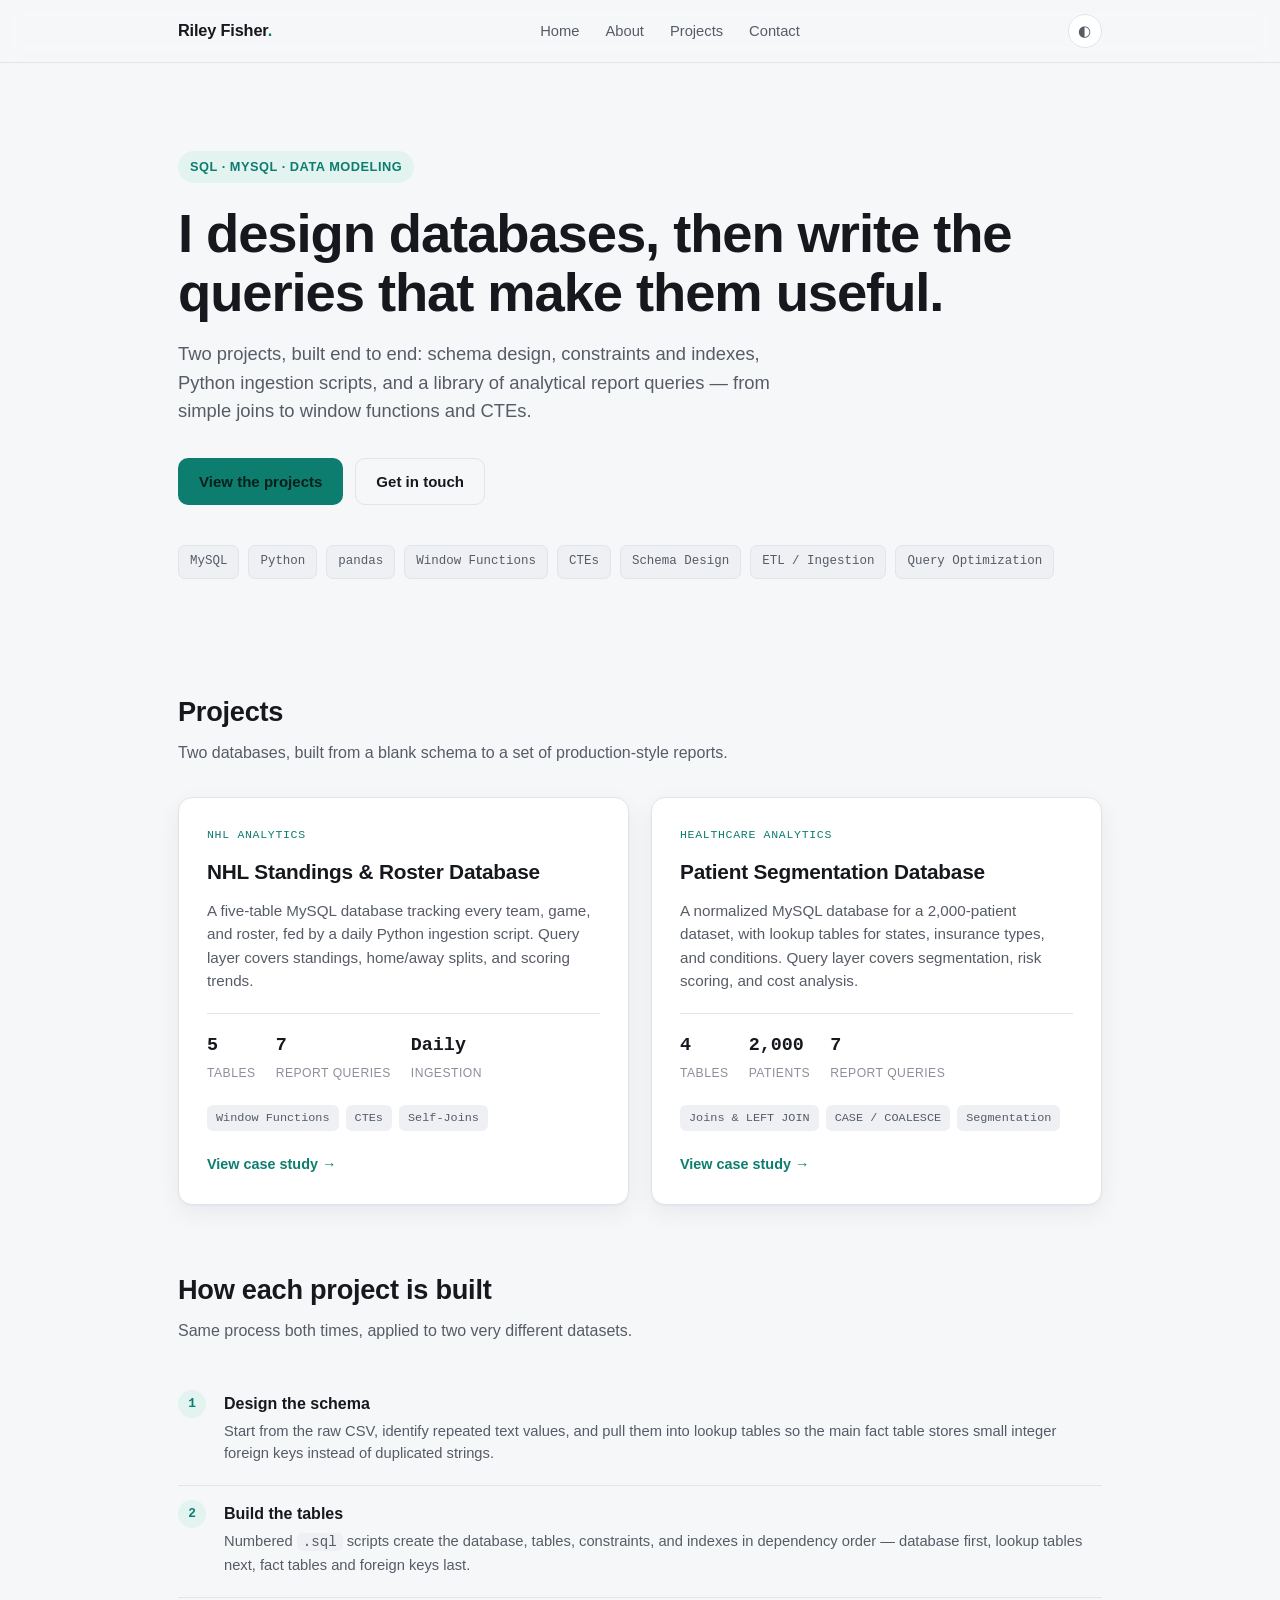
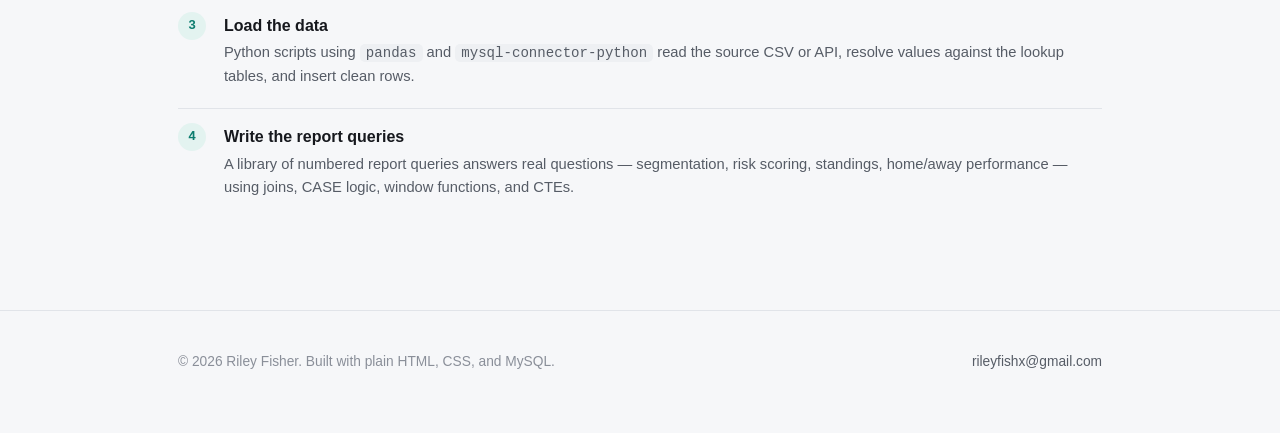
<file: docs/index.html>
<!doctype html>
<html lang="en">
<head>
<meta charset="utf-8">
<meta name="viewport" content="width=device-width, initial-scale=1">
<title>Riley Fisher — SQL &amp; Data Portfolio</title>
<meta name="description" content="SQL database design and analytics portfolio: two databases built from scratch, seeded with Python, and queried with joins, window functions, and CTEs.">
<link rel="stylesheet" href="assets/styles.css">
</head>
<body>

<nav class="site-nav">
  <div class="wrap">
    <a class="brand" href="index.html">Riley Fisher<span>.</span></a>
    <ul class="nav-links">
      <li><a href="index.html">Home</a></li>
      <li><a href="about.html">About</a></li>
      <li><a href="#projects">Projects</a></li>
      <li><a href="contact.html">Contact</a></li>
    </ul>
    <button class="theme-toggle" data-theme-toggle aria-label="Toggle color theme">◐</button>
  </div>
</nav>

<header class="hero">
  <div class="wrap">
    <span class="eyebrow">SQL &middot; MySQL &middot; Data Modeling</span>
    <h1>I design databases, then write the queries that make them useful.</h1>
    <p class="lede">
      Two projects, built end to end: schema design, constraints and indexes,
      Python ingestion scripts, and a library of analytical report queries —
      from simple joins to window functions and CTEs.
    </p>
    <div class="btn-row">
      <a class="btn btn-primary" href="#projects">View the projects</a>
      <a class="btn btn-ghost" href="mailto:rileyfishx@gmail.com">Get in touch</a>
    </div>
    <div class="pill-row">
      <span class="pill">MySQL</span>
      <span class="pill">Python</span>
      <span class="pill">pandas</span>
      <span class="pill">Window Functions</span>
      <span class="pill">CTEs</span>
      <span class="pill">Schema Design</span>
      <span class="pill">ETL / Ingestion</span>
      <span class="pill">Query Optimization</span>
    </div>
  </div>
</header>

<section class="section" id="projects">
  <div class="wrap">
    <div class="section-head">
      <h2>Projects</h2>
      <p>Two databases, built from a blank schema to a set of production-style reports.</p>
    </div>
    <div class="project-grid">

      <a class="card" href="nhl.html">
        <span class="card-tag">NHL Analytics</span>
        <h3>NHL Standings &amp; Roster Database</h3>
        <p>
          A five-table MySQL database tracking every team, game, and roster,
          fed by a daily Python ingestion script. Query layer covers
          standings, home/away splits, and scoring trends.
        </p>
        <div class="stat-row">
          <div class="stat"><b>5</b><span>Tables</span></div>
          <div class="stat"><b>7</b><span>Report Queries</span></div>
          <div class="stat"><b>Daily</b><span>Ingestion</span></div>
        </div>
        <div class="tag-row">
          <span class="tag">Window Functions</span>
          <span class="tag">CTEs</span>
          <span class="tag">Self-Joins</span>
        </div>
        <span class="card-cta">View case study →</span>
      </a>

      <a class="card" href="healthcare.html">
        <span class="card-tag">Healthcare Analytics</span>
        <h3>Patient Segmentation Database</h3>
        <p>
          A normalized MySQL database for a 2,000-patient dataset, with
          lookup tables for states, insurance types, and conditions.
          Query layer covers segmentation, risk scoring, and cost analysis.
        </p>
        <div class="stat-row">
          <div class="stat"><b>4</b><span>Tables</span></div>
          <div class="stat"><b>2,000</b><span>Patients</span></div>
          <div class="stat"><b>7</b><span>Report Queries</span></div>
        </div>
        <div class="tag-row">
          <span class="tag">Joins &amp; LEFT JOIN</span>
          <span class="tag">CASE / COALESCE</span>
          <span class="tag">Segmentation</span>
        </div>
        <span class="card-cta">View case study →</span>
      </a>

    </div>

    <div class="section-head" style="margin-top:64px;">
      <h2>How each project is built</h2>
      <p>Same process both times, applied to two very different datasets.</p>
    </div>
    <ul class="step-list">
      <li>
        <b>Design the schema</b>
        <p>Start from the raw CSV, identify repeated text values, and pull them into lookup tables so the main fact table stores small integer foreign keys instead of duplicated strings.</p>
      </li>
      <li>
        <b>Build the tables</b>
        <p>Numbered <code>.sql</code> scripts create the database, tables, constraints, and indexes in dependency order — database first, lookup tables next, fact tables and foreign keys last.</p>
      </li>
      <li>
        <b>Load the data</b>
        <p>Python scripts using <code>pandas</code> and <code>mysql-connector-python</code> read the source CSV or API, resolve values against the lookup tables, and insert clean rows.</p>
      </li>
      <li>
        <b>Write the report queries</b>
        <p>A library of numbered report queries answers real questions — segmentation, risk scoring, standings, home/away performance — using joins, CASE logic, window functions, and CTEs.</p>
      </li>
    </ul>
  </div>
</section>

<footer>
  <div class="wrap">
    <p>© 2026 Riley Fisher. Built with plain HTML, CSS, and MySQL.</p>
    <div class="foot-links">
      <a href="mailto:rileyfishx@gmail.com">rileyfishx@gmail.com</a>
    </div>
  </div>
</footer>

<script src="assets/script.js"></script>
</body>
</html>
</file>
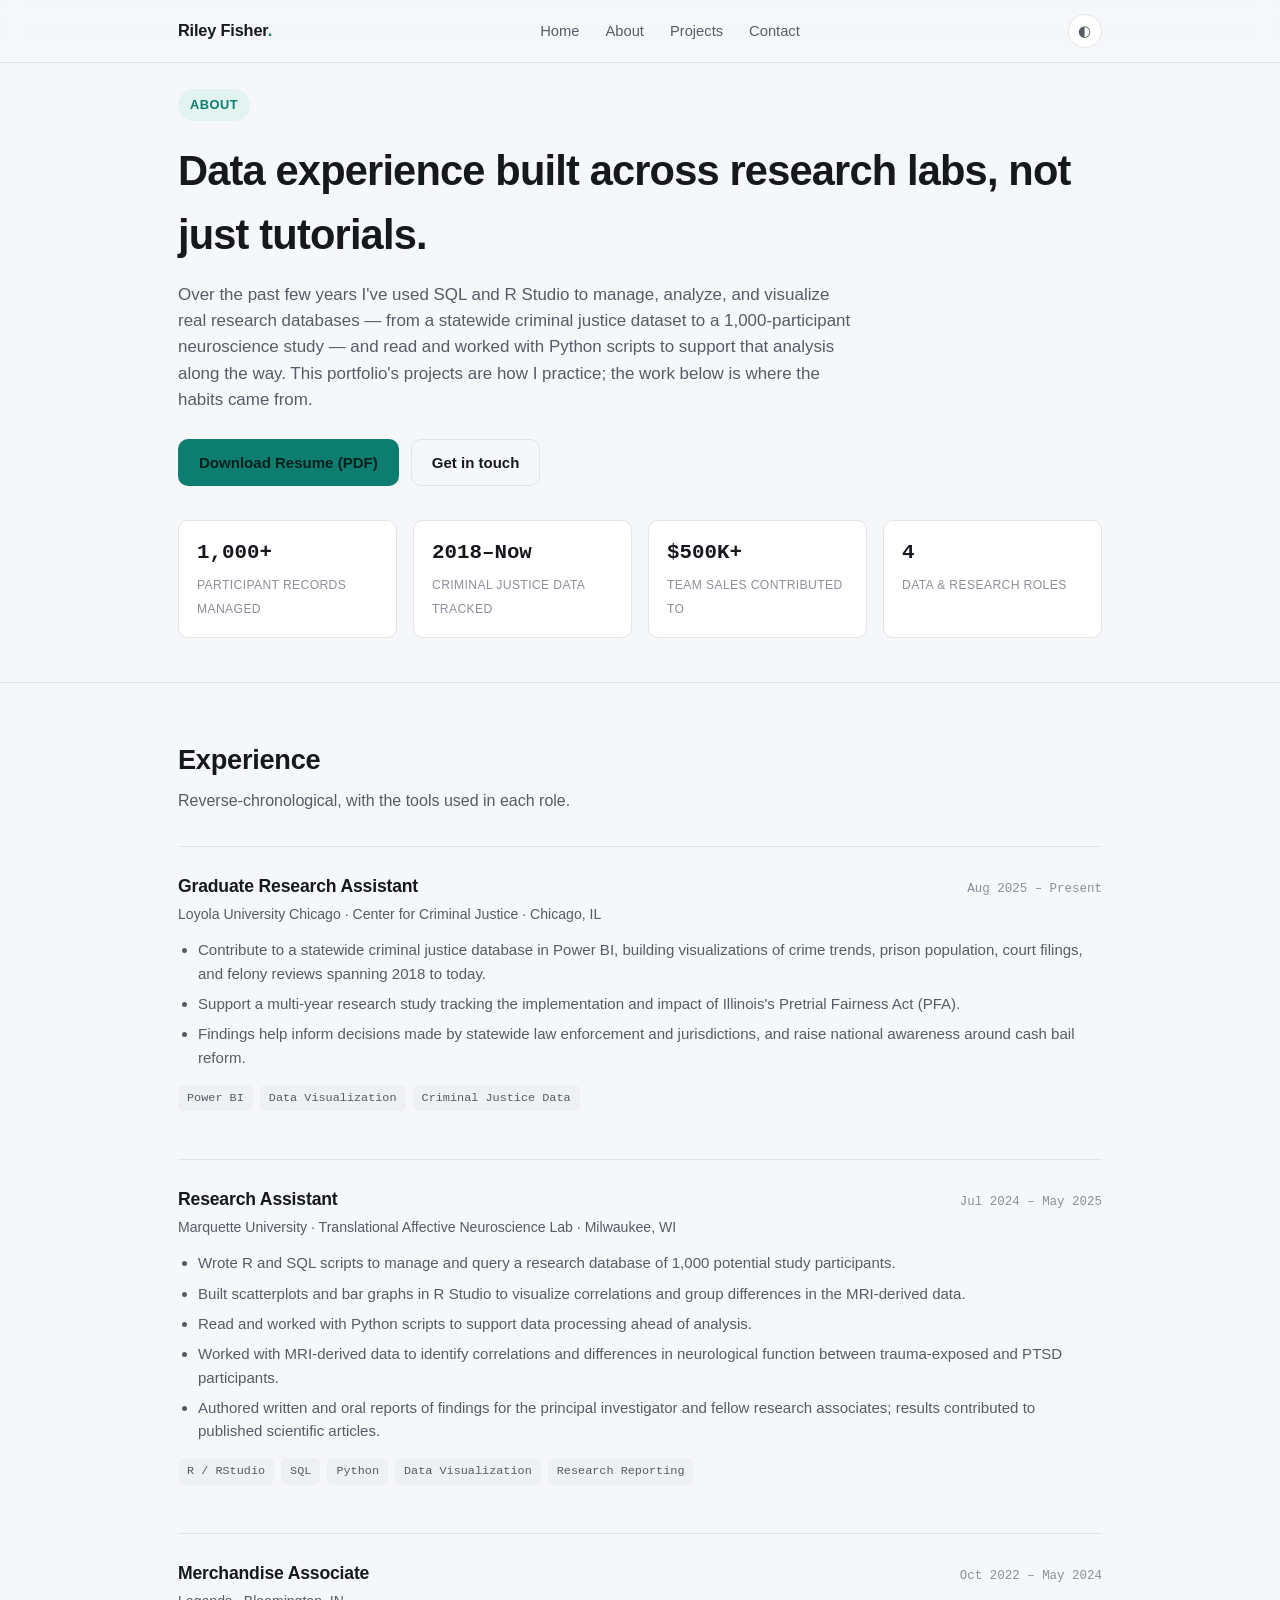
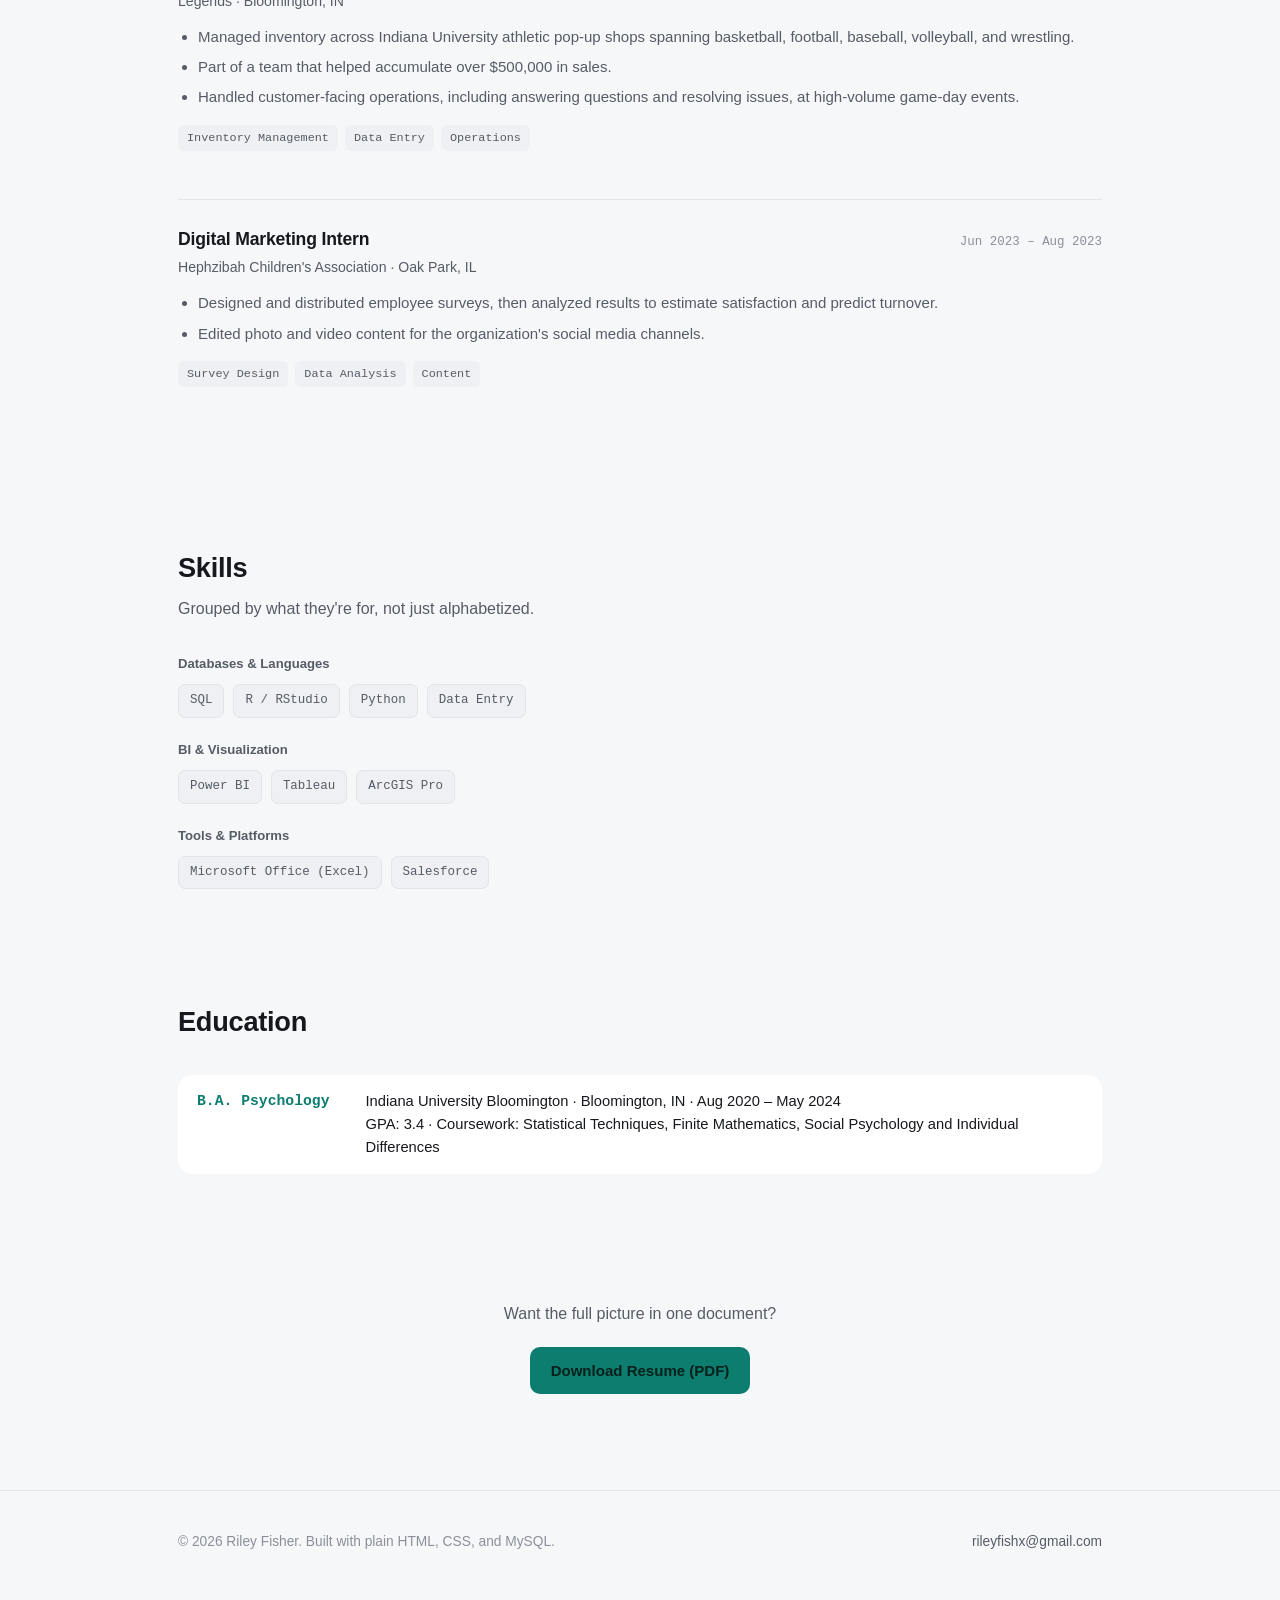
<file: docs/about.html>
<!doctype html>
<html lang="en">
<head>
<meta charset="utf-8">
<meta name="viewport" content="width=device-width, initial-scale=1">
<title>About — Riley Fisher</title>
<meta name="description" content="Riley Fisher's background in SQL, R Studio, Python, and Power BI across research and data roles in criminal justice, neuroscience, and retail analytics.">
<link rel="stylesheet" href="assets/styles.css">
</head>
<body>

<nav class="site-nav">
  <div class="wrap">
    <a class="brand" href="index.html">Riley Fisher<span>.</span></a>
    <ul class="nav-links">
      <li><a href="index.html">Home</a></li>
      <li><a href="about.html">About</a></li>
      <li><a href="index.html#projects">Projects</a></li>
      <li><a href="contact.html">Contact</a></li>
    </ul>
    <button class="theme-toggle" data-theme-toggle aria-label="Toggle color theme">◐</button>
  </div>
</nav>

<header class="case-hero">
  <div class="wrap">
    <span class="eyebrow">About</span>
    <h1>Data experience built across research labs, not just tutorials.</h1>
    <p class="lede">
      Over the past few years I've used SQL and R Studio to manage, analyze, and visualize
      real research databases — from a statewide criminal justice dataset to a
      1,000-participant neuroscience study — and read and worked with Python scripts to
      support that analysis along the way. This portfolio's projects are how I practice;
      the work below is where the habits came from.
    </p>
    <div class="btn-row" style="margin-top:26px;">
      <a class="btn btn-primary" href="assets/riley-fisher-resume.pdf" download="Riley-Fisher-Resume.pdf">Download Resume (PDF)</a>
      <a class="btn btn-ghost" href="mailto:rileyfishx@gmail.com">Get in touch</a>
    </div>
    <div class="stat-strip">
      <div class="stat-box"><b>1,000+</b><span>Participant Records Managed</span></div>
      <div class="stat-box"><b>2018&ndash;Now</b><span>Criminal Justice Data Tracked</span></div>
      <div class="stat-box"><b>$500K+</b><span>Team Sales Contributed To</span></div>
      <div class="stat-box"><b>4</b><span>Data &amp; Research Roles</span></div>
    </div>
  </div>
</header>

<section class="section">
  <div class="wrap">
    <div class="section-head">
      <h2>Experience</h2>
      <p>Reverse-chronological, with the tools used in each role.</p>
    </div>

    <div class="exp-item">
      <div class="exp-head">
        <div>
          <h3>Graduate Research Assistant</h3>
          <p class="exp-org">Loyola University Chicago &middot; Center for Criminal Justice &middot; Chicago, IL</p>
        </div>
        <span class="exp-date">Aug 2025 &ndash; Present</span>
      </div>
      <ul class="exp-bullets">
        <li>Contribute to a statewide criminal justice database in Power BI, building visualizations of crime trends, prison population, court filings, and felony reviews spanning 2018 to today.</li>
        <li>Support a multi-year research study tracking the implementation and impact of Illinois's Pretrial Fairness Act (PFA).</li>
        <li>Findings help inform decisions made by statewide law enforcement and jurisdictions, and raise national awareness around cash bail reform.</li>
      </ul>
      <div class="tag-row">
        <span class="tag">Power BI</span>
        <span class="tag">Data Visualization</span>
        <span class="tag">Criminal Justice Data</span>
      </div>
    </div>

    <div class="exp-item">
      <div class="exp-head">
        <div>
          <h3>Research Assistant</h3>
          <p class="exp-org">Marquette University &middot; Translational Affective Neuroscience Lab &middot; Milwaukee, WI</p>
        </div>
        <span class="exp-date">Jul 2024 &ndash; May 2025</span>
      </div>
      <ul class="exp-bullets">
        <li>Wrote R and SQL scripts to manage and query a research database of 1,000 potential study participants.</li>
        <li>Built scatterplots and bar graphs in R Studio to visualize correlations and group differences in the MRI-derived data.</li>
        <li>Read and worked with Python scripts to support data processing ahead of analysis.</li>
        <li>Worked with MRI-derived data to identify correlations and differences in neurological function between trauma-exposed and PTSD participants.</li>
        <li>Authored written and oral reports of findings for the principal investigator and fellow research associates; results contributed to published scientific articles.</li>
      </ul>
      <div class="tag-row">
        <span class="tag">R / RStudio</span>
        <span class="tag">SQL</span>
        <span class="tag">Python</span>
        <span class="tag">Data Visualization</span>
        <span class="tag">Research Reporting</span>
      </div>
    </div>

    <div class="exp-item">
      <div class="exp-head">
        <div>
          <h3>Merchandise Associate</h3>
          <p class="exp-org">Legends &middot; Bloomington, IN</p>
        </div>
        <span class="exp-date">Oct 2022 &ndash; May 2024</span>
      </div>
      <ul class="exp-bullets">
        <li>Managed inventory across Indiana University athletic pop-up shops spanning basketball, football, baseball, volleyball, and wrestling.</li>
        <li>Part of a team that helped accumulate over $500,000 in sales.</li>
        <li>Handled customer-facing operations, including answering questions and resolving issues, at high-volume game-day events.</li>
      </ul>
      <div class="tag-row">
        <span class="tag">Inventory Management</span>
        <span class="tag">Data Entry</span>
        <span class="tag">Operations</span>
      </div>
    </div>

    <div class="exp-item">
      <div class="exp-head">
        <div>
          <h3>Digital Marketing Intern</h3>
          <p class="exp-org">Hephzibah Children's Association &middot; Oak Park, IL</p>
        </div>
        <span class="exp-date">Jun 2023 &ndash; Aug 2023</span>
      </div>
      <ul class="exp-bullets">
        <li>Designed and distributed employee surveys, then analyzed results to estimate satisfaction and predict turnover.</li>
        <li>Edited photo and video content for the organization's social media channels.</li>
      </ul>
      <div class="tag-row">
        <span class="tag">Survey Design</span>
        <span class="tag">Data Analysis</span>
        <span class="tag">Content</span>
      </div>
    </div>
  </div>
</section>

<section class="section">
  <div class="wrap">
    <div class="section-head">
      <h2>Skills</h2>
      <p>Grouped by what they're for, not just alphabetized.</p>
    </div>
    <div class="skill-groups">
      <div class="skill-group">
        <p class="skill-group-label">Databases &amp; Languages</p>
        <div class="pill-row">
          <span class="pill">SQL</span>
          <span class="pill">R / RStudio</span>
          <span class="pill">Python</span>
          <span class="pill">Data Entry</span>
        </div>
      </div>
      <div class="skill-group">
        <p class="skill-group-label">BI &amp; Visualization</p>
        <div class="pill-row">
          <span class="pill">Power BI</span>
          <span class="pill">Tableau</span>
          <span class="pill">ArcGIS Pro</span>
        </div>
      </div>
      <div class="skill-group">
        <p class="skill-group-label">Tools &amp; Platforms</p>
        <div class="pill-row">
          <span class="pill">Microsoft Office (Excel)</span>
          <span class="pill">Salesforce</span>
        </div>
      </div>
    </div>
  </div>
</section>

<section class="section">
  <div class="wrap">
    <div class="section-head">
      <h2>Education</h2>
    </div>
    <table class="schema-table">
      <tbody>
        <tr>
          <td class="tname" style="white-space:nowrap;">B.A. Psychology</td>
          <td>
            Indiana University Bloomington &middot; Bloomington, IN &middot; Aug 2020 &ndash; May 2024<br>
            GPA: 3.4 &middot; Coursework: Statistical Techniques, Finite Mathematics, Social Psychology and Individual Differences
          </td>
        </tr>
      </tbody>
    </table>
  </div>
</section>

<section class="section">
  <div class="wrap" style="text-align:center;">
    <p style="color:var(--text-muted); margin-bottom:20px;">Want the full picture in one document?</p>
    <div class="btn-row" style="justify-content:center;">
      <a class="btn btn-primary" href="assets/riley-fisher-resume.pdf" download="Riley-Fisher-Resume.pdf">Download Resume (PDF)</a>
    </div>
  </div>
</section>

<footer>
  <div class="wrap">
    <p>© 2026 Riley Fisher. Built with plain HTML, CSS, and MySQL.</p>
    <div class="foot-links">
      <a href="mailto:rileyfishx@gmail.com">rileyfishx@gmail.com</a>
    </div>
  </div>
</footer>

<script src="assets/script.js"></script>
</body>
</html>
</file>
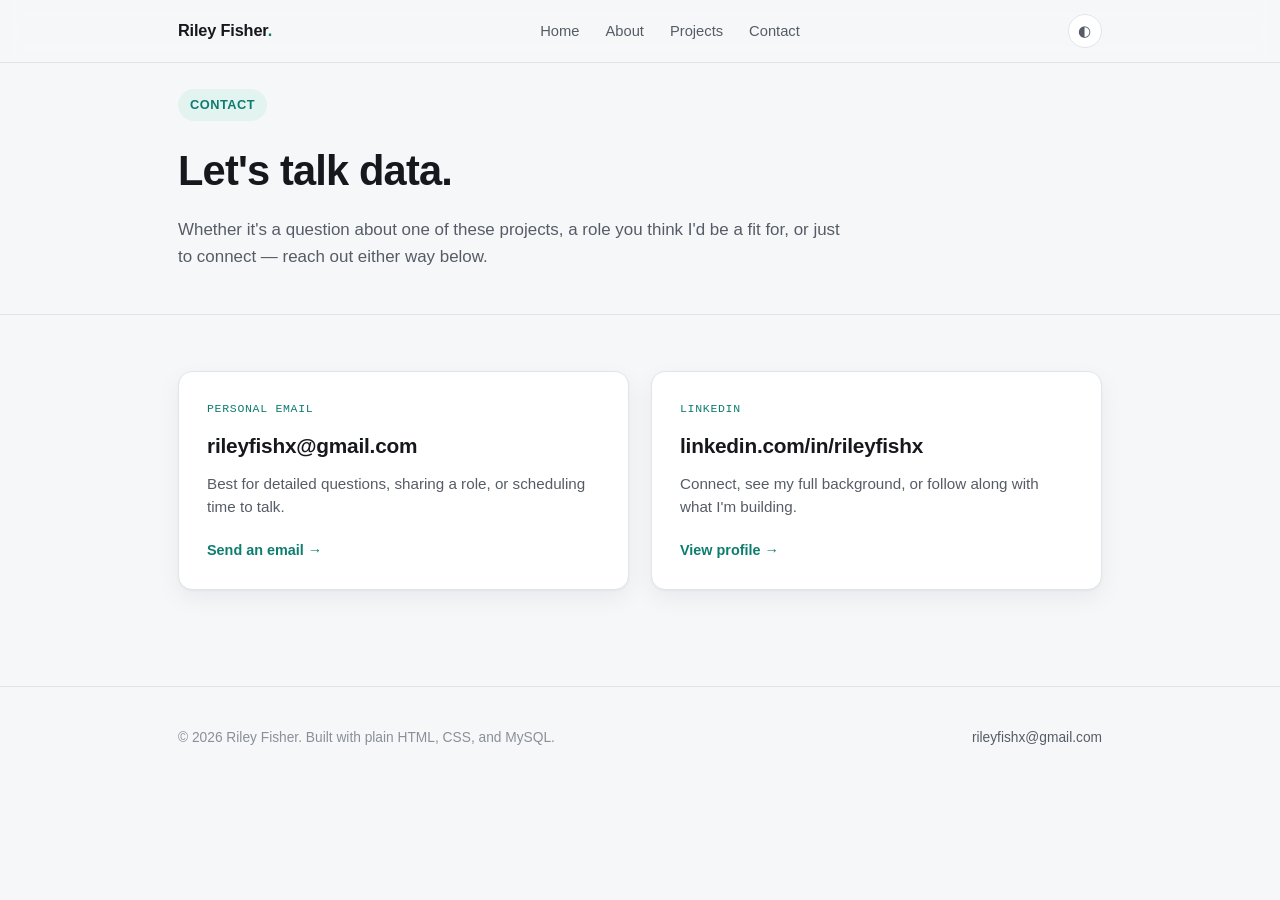
<file: docs/contact.html>
<!doctype html>
<html lang="en">
<head>
<meta charset="utf-8">
<meta name="viewport" content="width=device-width, initial-scale=1">
<title>Contact — Riley Fisher</title>
<meta name="description" content="Get in touch with Riley Fisher by email or LinkedIn.">
<link rel="stylesheet" href="assets/styles.css">
</head>
<body>

<nav class="site-nav">
  <div class="wrap">
    <a class="brand" href="index.html">Riley Fisher<span>.</span></a>
    <ul class="nav-links">
      <li><a href="index.html">Home</a></li>
      <li><a href="about.html">About</a></li>
      <li><a href="index.html#projects">Projects</a></li>
      <li><a href="contact.html">Contact</a></li>
    </ul>
    <button class="theme-toggle" data-theme-toggle aria-label="Toggle color theme">◐</button>
  </div>
</nav>

<header class="case-hero">
  <div class="wrap">
    <span class="eyebrow">Contact</span>
    <h1>Let's talk data.</h1>
    <p class="lede">
      Whether it's a question about one of these projects, a role you think I'd be a fit
      for, or just to connect — reach out either way below.
    </p>
  </div>
</header>

<section class="section">
  <div class="wrap">
    <div class="project-grid">

      <a class="card" href="mailto:rileyfishx@gmail.com">
        <span class="card-tag">Personal Email</span>
        <h3>rileyfishx@gmail.com</h3>
        <p>
          Best for detailed questions, sharing a role, or scheduling time to talk.
        </p>
        <span class="card-cta">Send an email →</span>
      </a>

      <a class="card" href="https://www.linkedin.com/in/rileyfishx/" target="_blank" rel="noopener">
        <span class="card-tag">LinkedIn</span>
        <h3>linkedin.com/in/rileyfishx</h3>
        <p>
          Connect, see my full background, or follow along with what I'm building.
        </p>
        <span class="card-cta">View profile →</span>
      </a>

    </div>
  </div>
</section>

<footer>
  <div class="wrap">
    <p>© 2026 Riley Fisher. Built with plain HTML, CSS, and MySQL.</p>
    <div class="foot-links">
      <a href="mailto:rileyfishx@gmail.com">rileyfishx@gmail.com</a>
    </div>
  </div>
</footer>

<script src="assets/script.js"></script>
</body>
</html>
</file>
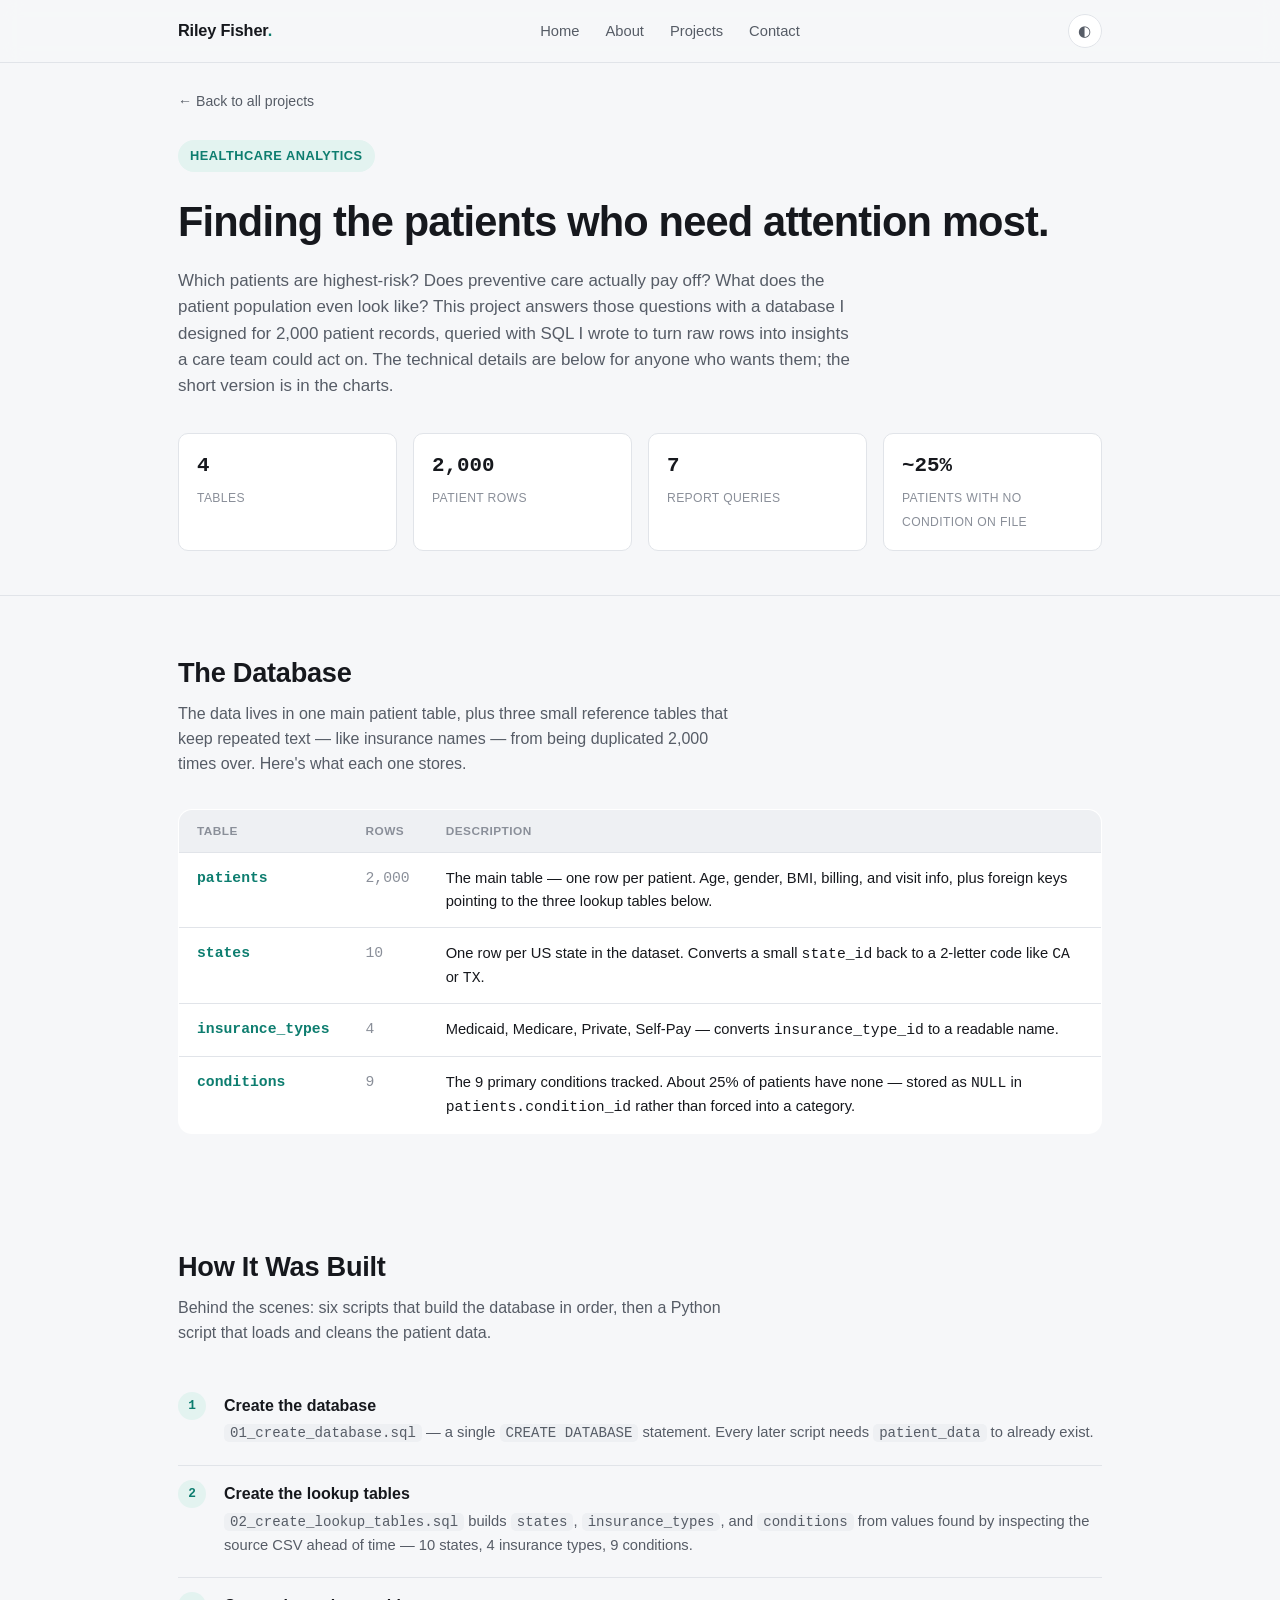
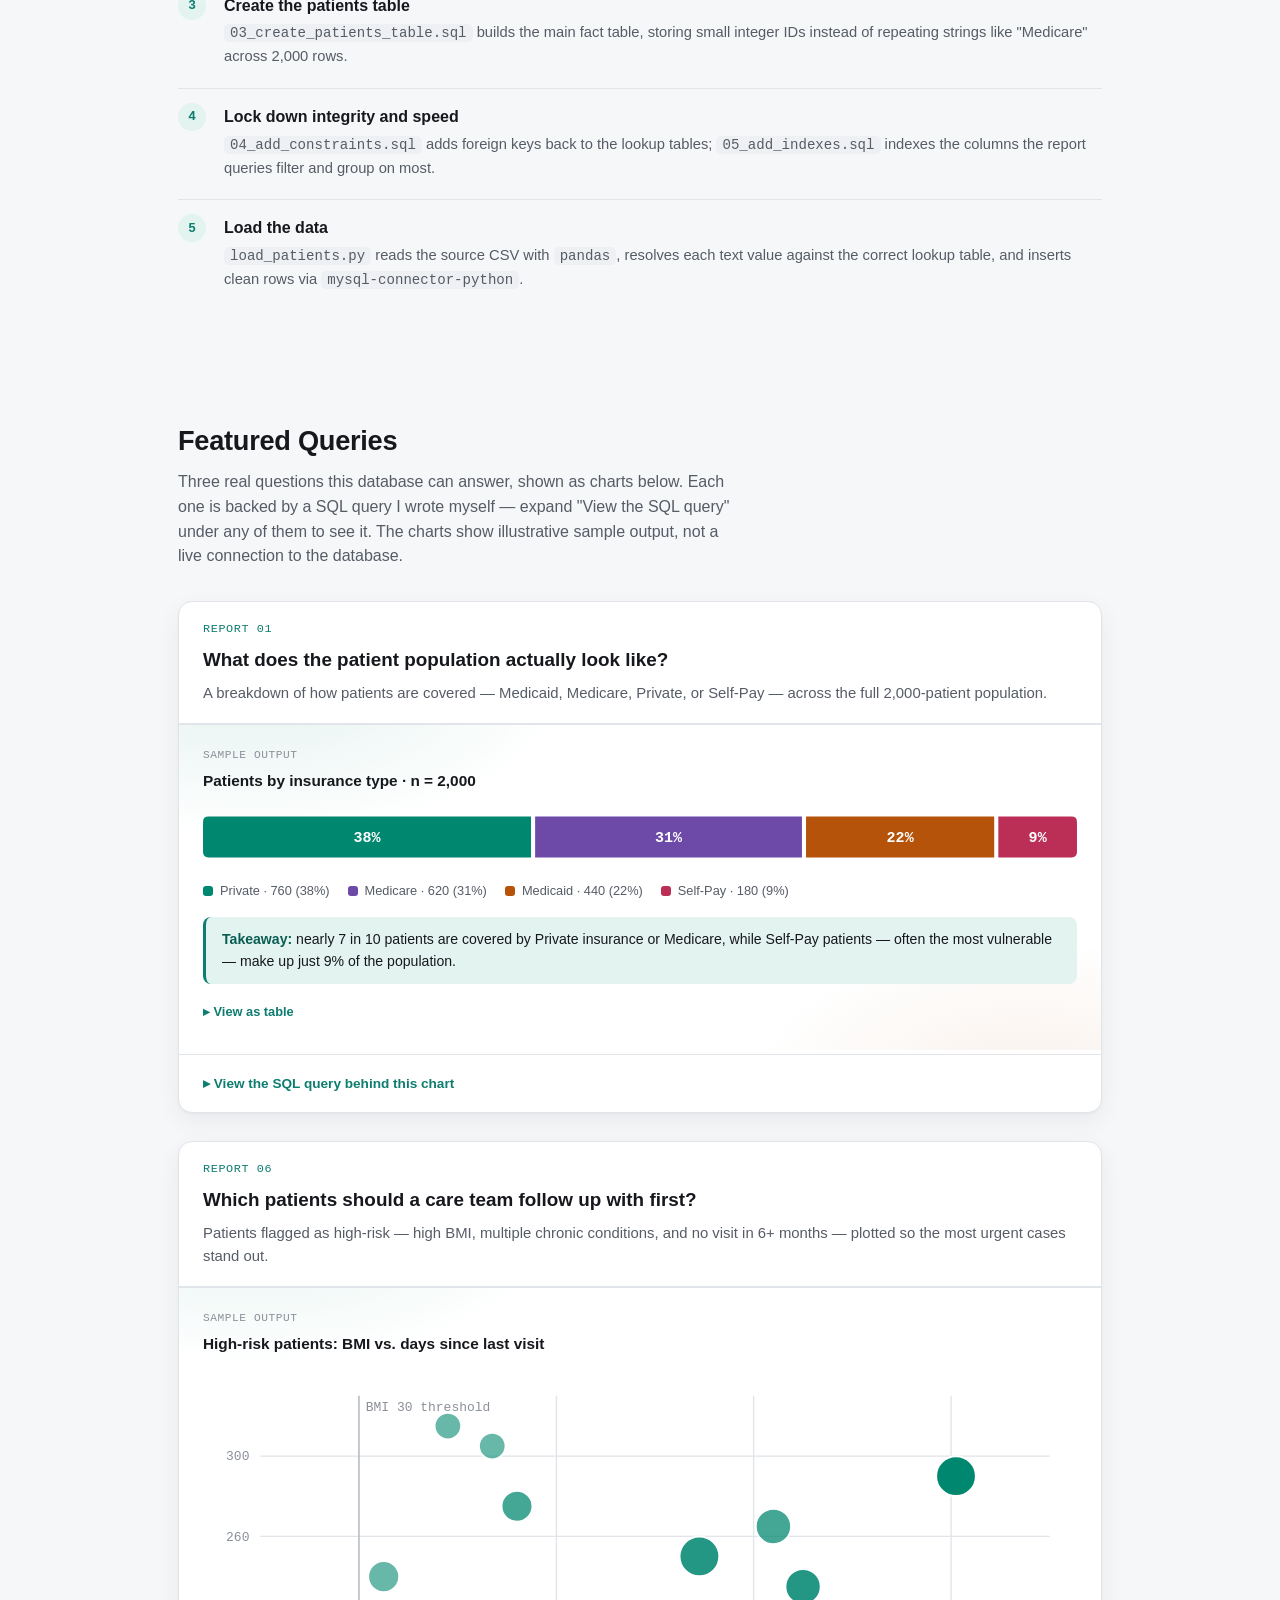
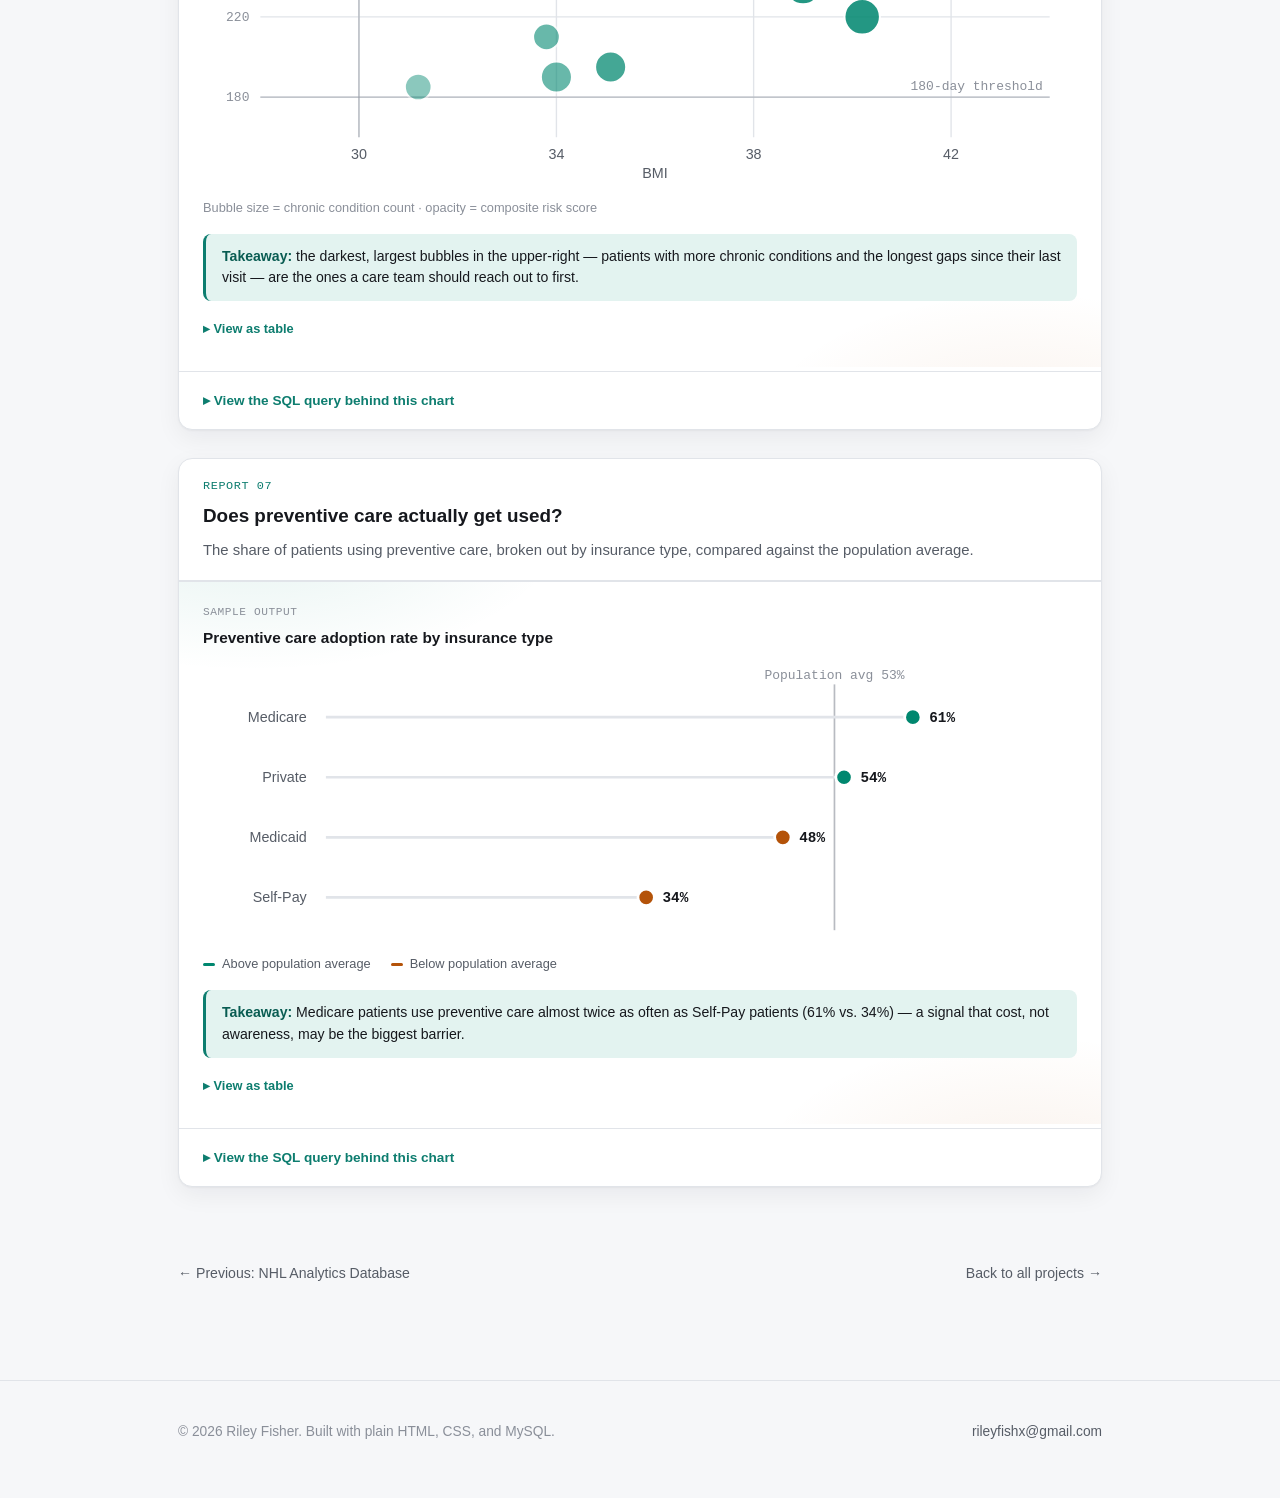
<file: docs/healthcare.html>
<!doctype html>
<html lang="en">
<head>
<meta charset="utf-8">
<meta name="viewport" content="width=device-width, initial-scale=1">
<title>Patient Segmentation Database — Riley Fisher</title>
<meta name="description" content="A normalized MySQL database for a 2,000-patient dataset, with lookup tables, risk scoring, and a library of segmentation and cost-analysis report queries.">
<link rel="stylesheet" href="assets/styles.css">
</head>
<body>

<nav class="site-nav">
  <div class="wrap">
    <a class="brand" href="index.html">Riley Fisher<span>.</span></a>
    <ul class="nav-links">
      <li><a href="index.html">Home</a></li>
      <li><a href="about.html">About</a></li>
      <li><a href="index.html#projects">Projects</a></li>
      <li><a href="contact.html">Contact</a></li>
    </ul>
    <button class="theme-toggle" data-theme-toggle aria-label="Toggle color theme">◐</button>
  </div>
</nav>

<div class="wrap">
  <a class="back-link" href="index.html">← Back to all projects</a>
</div>

<header class="case-hero">
  <div class="wrap">
    <span class="eyebrow">Healthcare Analytics</span>
    <h1>Finding the patients who need attention most.</h1>
    <p class="lede">
      Which patients are highest-risk? Does preventive care actually pay
      off? What does the patient population even look like? This project
      answers those questions with a database I designed for 2,000 patient
      records, queried with SQL I wrote to turn raw rows into insights a
      care team could act on. The technical details are below for anyone
      who wants them; the short version is in the charts.
    </p>
    <div class="stat-strip">
      <div class="stat-box"><b>4</b><span>Tables</span></div>
      <div class="stat-box"><b>2,000</b><span>Patient Rows</span></div>
      <div class="stat-box"><b>7</b><span>Report Queries</span></div>
      <div class="stat-box"><b>~25%</b><span>Patients With No Condition on File</span></div>
    </div>
  </div>
</header>

<section class="section">
  <div class="wrap">
    <div class="section-head">
      <h2>The Database</h2>
      <p>The data lives in one main patient table, plus three small reference tables that keep repeated text — like insurance names — from being duplicated 2,000 times over. Here's what each one stores.</p>
    </div>
    <table class="schema-table">
      <thead>
        <tr><th>Table</th><th>Rows</th><th>Description</th></tr>
      </thead>
      <tbody>
        <tr>
          <td class="tname">patients</td>
          <td class="trows">2,000</td>
          <td>The main table — one row per patient. Age, gender, BMI, billing, and visit info, plus foreign keys pointing to the three lookup tables below.</td>
        </tr>
        <tr>
          <td class="tname">states</td>
          <td class="trows">10</td>
          <td>One row per US state in the dataset. Converts a small <code>state_id</code> back to a 2-letter code like <code>CA</code> or <code>TX</code>.</td>
        </tr>
        <tr>
          <td class="tname">insurance_types</td>
          <td class="trows">4</td>
          <td>Medicaid, Medicare, Private, Self-Pay — converts <code>insurance_type_id</code> to a readable name.</td>
        </tr>
        <tr>
          <td class="tname">conditions</td>
          <td class="trows">9</td>
          <td>The 9 primary conditions tracked. About 25% of patients have none — stored as <code>NULL</code> in <code>patients.condition_id</code> rather than forced into a category.</td>
        </tr>
      </tbody>
    </table>
  </div>
</section>

<section class="section">
  <div class="wrap">
    <div class="section-head">
      <h2>How It Was Built</h2>
      <p>Behind the scenes: six scripts that build the database in order, then a Python script that loads and cleans the patient data.</p>
    </div>
    <ul class="step-list">
      <li>
        <b>Create the database</b>
        <p><code>01_create_database.sql</code> — a single <code>CREATE DATABASE</code> statement. Every later script needs <code>patient_data</code> to already exist.</p>
      </li>
      <li>
        <b>Create the lookup tables</b>
        <p><code>02_create_lookup_tables.sql</code> builds <code>states</code>, <code>insurance_types</code>, and <code>conditions</code> from values found by inspecting the source CSV ahead of time — 10 states, 4 insurance types, 9 conditions.</p>
      </li>
      <li>
        <b>Create the patients table</b>
        <p><code>03_create_patients_table.sql</code> builds the main fact table, storing small integer IDs instead of repeating strings like "Medicare" across 2,000 rows.</p>
      </li>
      <li>
        <b>Lock down integrity and speed</b>
        <p><code>04_add_constraints.sql</code> adds foreign keys back to the lookup tables; <code>05_add_indexes.sql</code> indexes the columns the report queries filter and group on most.</p>
      </li>
      <li>
        <b>Load the data</b>
        <p><code>load_patients.py</code> reads the source CSV with <code>pandas</code>, resolves each text value against the correct lookup table, and inserts clean rows via <code>mysql-connector-python</code>.</p>
      </li>
    </ul>
  </div>
</section>

<section class="section">
  <div class="wrap">
    <div class="section-head">
      <h2>Featured Queries</h2>
      <p>Three real questions this database can answer, shown as charts below. Each one is backed by a SQL query I wrote myself — expand "View the SQL query" under any of them to see it. The charts show illustrative sample output, not a live connection to the database.</p>
    </div>

    <div class="query-block">
      <div class="query-head">
        <div class="qnum">Report 01</div>
        <h3>What does the patient population actually look like?</h3>
        <p>A breakdown of how patients are covered — Medicaid, Medicare, Private, or Self-Pay — across the full 2,000-patient population.</p>
      </div>

      <div class="chart-wrap">
        <div class="chart-eyebrow">Sample Output</div>
        <p class="chart-title">Patients by insurance type &middot; n = 2,000</p>
        <svg class="viz-svg" viewBox="0 0 640 38" role="img" aria-label="Patients by insurance type, share of 2000 total">
<path d="M4.0,4.0 L240.2,4.0 L240.2,34.0 L4.0,34.0 Q0.0,34.0 0.0,30.0 L0.0,8.0 Q0.0,4.0 4.0,4.0 Z" class="viz-seg f1" style="--i:0" data-label="Private" data-value="760 patients (38%)" tabindex="0" aria-label="Private: 760 patients, 38 percent"></path>
<text x="120.1" y="22.8" text-anchor="middle" class="viz-seg-label" style="--i:0">38%</text>
<path d="M243.2,4.0 L438.6,4.0 L438.6,34.0 L243.2,34.0 Z" class="viz-seg f2" style="--i:1" data-label="Medicare" data-value="620 patients (31%)" tabindex="0" aria-label="Medicare: 620 patients, 31 percent"></path>
<text x="340.9" y="22.8" text-anchor="middle" class="viz-seg-label" style="--i:1">31%</text>
<path d="M441.6,4.0 L579.4,4.0 L579.4,34.0 L441.6,34.0 Z" class="viz-seg f3" style="--i:2" data-label="Medicaid" data-value="440 patients (22%)" tabindex="0" aria-label="Medicaid: 440 patients, 22 percent"></path>
<text x="510.5" y="22.8" text-anchor="middle" class="viz-seg-label" style="--i:2">22%</text>
<path d="M582.4,4.0 L636.0,4.0 Q640.0,4.0 640.0,8.0 L640.0,30.0 Q640.0,34.0 636.0,34.0 L582.4,34.0 Z" class="viz-seg f4" style="--i:3" data-label="Self-Pay" data-value="180 patients (9%)" tabindex="0" aria-label="Self-Pay: 180 patients, 9 percent"></path>
<text x="611.2" y="22.8" text-anchor="middle" class="viz-seg-label" style="--i:3">9%</text>
</svg>
        <div class="chart-legend legend-4"><span class="chart-legend-item"><span class="chart-legend-swatch f1"></span>Private &middot; 760 (38%)</span><span class="chart-legend-item"><span class="chart-legend-swatch f2"></span>Medicare &middot; 620 (31%)</span><span class="chart-legend-item"><span class="chart-legend-swatch f3"></span>Medicaid &middot; 440 (22%)</span><span class="chart-legend-item"><span class="chart-legend-swatch f4"></span>Self-Pay &middot; 180 (9%)</span></div>
        <p class="chart-takeaway"><b>Takeaway:</b> nearly 7 in 10 patients are covered by Private insurance or Medicare, while Self-Pay patients — often the most vulnerable — make up just 9% of the population.</p>
        <details class="chart-table-toggle">
          <summary>View as table</summary>
          <table class="chart-data-table">
            <thead><tr><th>Insurance Type</th><th class="num">Patients</th><th class="num">Share</th></tr></thead>
            <tbody><tr><td>Private</td><td class="num">760</td><td class="num">38.0%</td></tr><tr><td>Medicare</td><td class="num">620</td><td class="num">31.0%</td></tr><tr><td>Medicaid</td><td class="num">440</td><td class="num">22.0%</td></tr><tr><td>Self-Pay</td><td class="num">180</td><td class="num">9.0%</td></tr></tbody>
          </table>
        </details>
      </div>

      <details class="sql-toggle">
        <summary>View the SQL query behind this chart</summary>
        <p class="sql-toggle-desc">The master export: one row per patient with every ID code swapped for a human-readable name — what you'd hand to an analyst or drop into Excel. Structurally, every other report builds on this same shape.</p>
        <div class="concept-row">
          <span class="tag">INNER JOIN vs LEFT JOIN</span>
          <span class="tag">COALESCE()</span>
          <span class="tag">CASE WHEN flag</span>
        </div>
        <pre class="sql">USE patient_data;

SELECT
    p.patient_id,
    p.age,
    p.gender,
    st.state_code,
    p.city,
    p.height_cm,
    p.weight_kg,
    p.bmi,
    it.type_name                                AS insurance_type,
    COALESCE(c.condition_name, 'None on record') AS primary_condition,
    p.num_chronic_conditions,
    p.annual_visits,
    p.avg_billing_amount,
    p.last_visit_date,
    p.days_since_last_visit,
    -- convert the 0/1 flag to a Yes/No for readability in Excel
    CASE WHEN p.preventive_care_flag = 1 THEN 'Yes' ELSE 'No' END AS preventive_care
FROM patients p
JOIN states          st ON st.state_id          = p.state_id
JOIN insurance_types it ON it.insurance_type_id  = p.insurance_type_id
LEFT JOIN conditions  c  ON c.condition_id        = p.condition_id
-- LEFT JOIN for conditions because ~25% of patients have no condition (NULL)
-- an INNER JOIN would silently drop those 495 patients from the results
ORDER BY p.patient_id;</pre>
      </details>
    </div>

    <div class="query-block">
      <div class="query-head">
        <div class="qnum">Report 06</div>
        <h3>Which patients should a care team follow up with first?</h3>
        <p>Patients flagged as high-risk — high BMI, multiple chronic conditions, and no visit in 6+ months — plotted so the most urgent cases stand out.</p>
      </div>

      <div class="chart-wrap">
        <div class="chart-eyebrow">Sample Output</div>
        <p class="chart-title">High-risk patients: BMI vs. days since last visit</p>
        <svg class="viz-svg" viewBox="0 0 640 300" role="img" aria-label="High risk patients by BMI, days since last visit, and chronic condition count">
<line x1="114.2" y1="16" x2="114.2" y2="266" class="viz-grid"/>
<text x="114.2" y="282" text-anchor="middle" class="viz-label">30</text>
<line x1="258.8" y1="16" x2="258.8" y2="266" class="viz-grid"/>
<text x="258.8" y="282" text-anchor="middle" class="viz-label">34</text>
<line x1="403.2" y1="16" x2="403.2" y2="266" class="viz-grid"/>
<text x="403.2" y="282" text-anchor="middle" class="viz-label">38</text>
<line x1="547.8" y1="16" x2="547.8" y2="266" class="viz-grid"/>
<text x="547.8" y="282" text-anchor="middle" class="viz-label">42</text>
<line x1="42" y1="236.6" x2="620" y2="236.6" class="viz-grid"/>
<text x="34" y="239.8" text-anchor="end" class="viz-value-muted">180</text>
<line x1="42" y1="177.8" x2="620" y2="177.8" class="viz-grid"/>
<text x="34" y="181.0" text-anchor="end" class="viz-value-muted">220</text>
<line x1="42" y1="118.9" x2="620" y2="118.9" class="viz-grid"/>
<text x="34" y="122.1" text-anchor="end" class="viz-value-muted">260</text>
<line x1="42" y1="60.1" x2="620" y2="60.1" class="viz-grid"/>
<text x="34" y="63.3" text-anchor="end" class="viz-value-muted">300</text>
<text x="331.0" y="296" text-anchor="middle" class="viz-label">BMI</text>
<line x1="114.2" y1="16" x2="114.2" y2="266" class="viz-ref-line"/>
<text x="119.2" y="27" class="viz-ref-label">BMI 30 threshold</text>
<line x1="42" y1="236.6" x2="620" y2="236.6" class="viz-ref-line"/>
<text x="615.0" y="231.6" text-anchor="end" class="viz-ref-label">180-day threshold</text>
<circle cx="157.6" cy="229.2" r="9.8" class="viz-bubble" style="--i:0; --op:0.45" data-label="P-1042" data-value="BMI 31 &middot; 185d since visit &middot; 3 conditions &middot; risk 5" tabindex="0" aria-label="P-1042: BMI 31, 185 days since last visit, 3 chronic conditions, risk score 5"></circle>
<circle cx="251.5" cy="192.5" r="9.8" class="viz-bubble" style="--i:1; --op:0.59" data-label="P-1187" data-value="BMI 34 &middot; 210d since visit &middot; 3 conditions &middot; risk 6" tabindex="0" aria-label="P-1187: BMI 34, 210 days since last visit, 3 chronic conditions, risk score 6"></circle>
<circle cx="132.3" cy="148.4" r="11.4" class="viz-bubble" style="--i:2; --op:0.59" data-label="P-1256" data-value="BMI 30 &middot; 240d since visit &middot; 4 conditions &middot; risk 6" tabindex="0" aria-label="P-1256: BMI 30, 240 days since last visit, 4 chronic conditions, risk score 6"></circle>
<circle cx="298.5" cy="214.5" r="11.4" class="viz-bubble" style="--i:3; --op:0.73" data-label="P-1309" data-value="BMI 35 &middot; 195d since visit &middot; 4 conditions &middot; risk 7" tabindex="0" aria-label="P-1309: BMI 35, 195 days since last visit, 4 chronic conditions, risk score 7"></circle>
<circle cx="417.7" cy="111.6" r="13.0" class="viz-bubble" style="--i:4; --op:0.73" data-label="P-1364" data-value="BMI 38 &middot; 265d since visit &middot; 5 conditions &middot; risk 7" tabindex="0" aria-label="P-1364: BMI 38, 265 days since last visit, 5 chronic conditions, risk score 7"></circle>
<circle cx="211.8" cy="52.8" r="9.8" class="viz-bubble" style="--i:5; --op:0.59" data-label="P-1418" data-value="BMI 33 &middot; 305d since visit &middot; 3 conditions &middot; risk 6" tabindex="0" aria-label="P-1418: BMI 33, 305 days since last visit, 3 chronic conditions, risk score 6"></circle>
<circle cx="482.7" cy="177.8" r="13.0" class="viz-bubble" style="--i:6; --op:0.86" data-label="P-1477" data-value="BMI 40 &middot; 220d since visit &middot; 5 conditions &middot; risk 8" tabindex="0" aria-label="P-1477: BMI 40, 220 days since last visit, 5 chronic conditions, risk score 8"></circle>
<circle cx="363.5" cy="133.6" r="14.6" class="viz-bubble" style="--i:7; --op:0.86" data-label="P-1523" data-value="BMI 37 &middot; 250d since visit &middot; 6 conditions &middot; risk 8" tabindex="0" aria-label="P-1523: BMI 37, 250 days since last visit, 6 chronic conditions, risk score 8"></circle>
<circle cx="258.8" cy="221.9" r="11.4" class="viz-bubble" style="--i:8; --op:0.59" data-label="P-1588" data-value="BMI 34 &middot; 190d since visit &middot; 4 conditions &middot; risk 6" tabindex="0" aria-label="P-1588: BMI 34, 190 days since last visit, 4 chronic conditions, risk score 6"></circle>
<circle cx="551.4" cy="74.8" r="14.6" class="viz-bubble" style="--i:9; --op:1.00" data-label="P-1642" data-value="BMI 42 &middot; 290d since visit &middot; 6 conditions &middot; risk 9" tabindex="0" aria-label="P-1642: BMI 42, 290 days since last visit, 6 chronic conditions, risk score 9"></circle>
<circle cx="179.3" cy="38.1" r="9.8" class="viz-bubble" style="--i:10; --op:0.59" data-label="P-1699" data-value="BMI 32 &middot; 315d since visit &middot; 3 conditions &middot; risk 6" tabindex="0" aria-label="P-1699: BMI 32, 315 days since last visit, 3 chronic conditions, risk score 6"></circle>
<circle cx="439.4" cy="155.7" r="13.0" class="viz-bubble" style="--i:11; --op:0.86" data-label="P-1755" data-value="BMI 39 &middot; 235d since visit &middot; 5 conditions &middot; risk 8" tabindex="0" aria-label="P-1755: BMI 39, 235 days since last visit, 5 chronic conditions, risk score 8"></circle>
<circle cx="229.9" cy="96.9" r="11.4" class="viz-bubble" style="--i:12; --op:0.73" data-label="P-1810" data-value="BMI 33 &middot; 275d since visit &middot; 4 conditions &middot; risk 7" tabindex="0" aria-label="P-1810: BMI 33, 275 days since last visit, 4 chronic conditions, risk score 7"></circle>
</svg>
        <p style="font-size:0.8rem; color:var(--text-faint); margin:14px 0 0;">Bubble size = chronic condition count &middot; opacity = composite risk score</p>
        <p class="chart-takeaway"><b>Takeaway:</b> the darkest, largest bubbles in the upper-right — patients with more chronic conditions and the longest gaps since their last visit — are the ones a care team should reach out to first.</p>
        <details class="chart-table-toggle">
          <summary>View as table</summary>
          <table class="chart-data-table">
            <thead><tr><th>Patient</th><th class="num">BMI</th><th class="num">Days Since Visit</th><th class="num">Chronic Conditions</th><th class="num">Risk Score</th></tr></thead>
            <tbody><tr><td>P-1042</td><td class="num">31.2</td><td class="num">185</td><td class="num">3</td><td class="num">5</td></tr><tr><td>P-1187</td><td class="num">33.8</td><td class="num">210</td><td class="num">3</td><td class="num">6</td></tr><tr><td>P-1256</td><td class="num">30.5</td><td class="num">240</td><td class="num">4</td><td class="num">6</td></tr><tr><td>P-1309</td><td class="num">35.1</td><td class="num">195</td><td class="num">4</td><td class="num">7</td></tr><tr><td>P-1364</td><td class="num">38.4</td><td class="num">265</td><td class="num">5</td><td class="num">7</td></tr><tr><td>P-1418</td><td class="num">32.7</td><td class="num">305</td><td class="num">3</td><td class="num">6</td></tr><tr><td>P-1477</td><td class="num">40.2</td><td class="num">220</td><td class="num">5</td><td class="num">8</td></tr><tr><td>P-1523</td><td class="num">36.9</td><td class="num">250</td><td class="num">6</td><td class="num">8</td></tr><tr><td>P-1588</td><td class="num">34.0</td><td class="num">190</td><td class="num">4</td><td class="num">6</td></tr><tr><td>P-1642</td><td class="num">42.1</td><td class="num">290</td><td class="num">6</td><td class="num">9</td></tr><tr><td>P-1699</td><td class="num">31.8</td><td class="num">315</td><td class="num">3</td><td class="num">6</td></tr><tr><td>P-1755</td><td class="num">39.0</td><td class="num">235</td><td class="num">5</td><td class="num">8</td></tr><tr><td>P-1810</td><td class="num">33.2</td><td class="num">275</td><td class="num">4</td><td class="num">7</td></tr></tbody>
          </table>
        </details>
      </div>

      <details class="sql-toggle">
        <summary>View the SQL query behind this chart</summary>
        <p class="sql-toggle-desc">Patients who meet several "high risk" criteria at once — chronic condition count, BMI, and time since last visit — combined into a simple additive risk score so a care team can prioritize outreach.</p>
        <div class="concept-row">
          <span class="tag">Multi-condition WHERE</span>
          <span class="tag">Computed risk score</span>
          <span class="tag">Sortable ranking</span>
        </div>
        <pre class="sql">USE patient_data;

SELECT
    p.patient_id,
    p.age,
    p.gender,
    st.state_code,
    p.city,
    p.bmi,
    p.num_chronic_conditions,
    COALESCE(c.condition_name, 'None on record') AS primary_condition,
    it.type_name                                 AS insurance_type,
    p.annual_visits,
    p.avg_billing_amount,
    p.last_visit_date,
    p.days_since_last_visit,
    -- a simple risk score: 1 point per condition + 1 if BMI > 30 + 1 if long gap
    (
        p.num_chronic_conditions
        + CASE WHEN p.bmi > 30 THEN 1 ELSE 0 END
        + CASE WHEN p.days_since_last_visit > 180 THEN 1 ELSE 0 END
        + CASE WHEN p.annual_visits < 2 THEN 1 ELSE 0 END
    )                                            AS risk_score
FROM patients p
JOIN states          st ON st.state_id          = p.state_id
JOIN insurance_types it ON it.insurance_type_id  = p.insurance_type_id
LEFT JOIN conditions  c  ON c.condition_id        = p.condition_id
WHERE
    p.num_chronic_conditions >= 3
    AND p.bmi > 30
    AND p.days_since_last_visit > 180
ORDER BY risk_score DESC, p.days_since_last_visit DESC;</pre>
      </details>
    </div>

    <div class="query-block">
      <div class="query-head">
        <div class="qnum">Report 07</div>
        <h3>Does preventive care actually get used?</h3>
        <p>The share of patients using preventive care, broken out by insurance type, compared against the population average.</p>
      </div>

      <div class="chart-wrap">
        <div class="chart-eyebrow">Sample Output</div>
        <p class="chart-title">Preventive care adoption rate by insurance type</p>
        <svg class="viz-svg" viewBox="0 0 640 198" role="img" aria-label="Preventive care adoption rate by insurance type versus population average">
<line x1="462.4" y1="12" x2="462.4" y2="192" class="viz-avg-line"/>
<text x="462.4" y="8" text-anchor="middle" class="viz-avg-label">Population avg 53%</text>
<text x="76" y="39.5" text-anchor="end" class="viz-label">Medicare</text>
<line x1="90.0" y1="36.0" x2="519.8" y2="36.0" class="viz-stem" style="--i:0; --len:429.8"/>
<circle cx="519.8" cy="36.0" r="6" class="viz-lolli above" style="--i:0" data-label="Medicare" data-value="61.4% preventive care" tabindex="0" aria-label="Medicare: 61.4 percent preventive care adoption"></circle>
<text x="531.8" y="39.5" class="viz-value">61%</text>
<text x="76" y="83.5" text-anchor="end" class="viz-label">Private</text>
<line x1="90.0" y1="80.0" x2="469.4" y2="80.0" class="viz-stem" style="--i:1; --len:379.4"/>
<circle cx="469.4" cy="80.0" r="6" class="viz-lolli above" style="--i:1" data-label="Private" data-value="54.2% preventive care" tabindex="0" aria-label="Private: 54.2 percent preventive care adoption"></circle>
<text x="481.4" y="83.5" class="viz-value">54%</text>
<text x="76" y="127.5" text-anchor="end" class="viz-label">Medicaid</text>
<line x1="90.0" y1="124.0" x2="424.6" y2="124.0" class="viz-stem" style="--i:2; --len:334.6"/>
<circle cx="424.6" cy="124.0" r="6" class="viz-lolli below" style="--i:2" data-label="Medicaid" data-value="47.8% preventive care" tabindex="0" aria-label="Medicaid: 47.8 percent preventive care adoption"></circle>
<text x="436.6" y="127.5" class="viz-value">48%</text>
<text x="76" y="171.5" text-anchor="end" class="viz-label">Self-Pay</text>
<line x1="90.0" y1="168.0" x2="324.5" y2="168.0" class="viz-stem" style="--i:3; --len:234.5"/>
<circle cx="324.5" cy="168.0" r="6" class="viz-lolli below" style="--i:3" data-label="Self-Pay" data-value="33.5% preventive care" tabindex="0" aria-label="Self-Pay: 33.5 percent preventive care adoption"></circle>
<text x="336.5" y="171.5" class="viz-value">34%</text>
</svg>
        <div class="chart-legend">
          <span class="chart-legend-item"><span class="chart-legend-swatch s1"></span>Above population average</span>
          <span class="chart-legend-item"><span class="chart-legend-swatch s2"></span>Below population average</span>
        </div>
        <p class="chart-takeaway"><b>Takeaway:</b> Medicare patients use preventive care almost twice as often as Self-Pay patients (61% vs. 34%) — a signal that cost, not awareness, may be the biggest barrier.</p>
        <details class="chart-table-toggle">
          <summary>View as table</summary>
          <table class="chart-data-table">
            <thead><tr><th>Insurance Type</th><th class="num">Preventive Care %</th><th class="num">Vs. Average</th></tr></thead>
            <tbody><tr><td>Medicare</td><td class="num">61.4%</td><td class="num">+8.2 pts</td></tr><tr><td>Private</td><td class="num">54.2%</td><td class="num">+1.0 pts</td></tr><tr><td>Medicaid</td><td class="num">47.8%</td><td class="num">-5.4 pts</td></tr><tr><td>Self-Pay</td><td class="num">33.5%</td><td class="num">-19.7 pts</td></tr></tbody>
          </table>
        </details>
      </div>

      <details class="sql-toggle">
        <summary>View the SQL query behind this chart</summary>
        <p class="sql-toggle-desc">Tests a real population-health hypothesis — does preventive care actually cost less? — first as a head-to-head group comparison, then broken down by insurance type.</p>
        <div class="concept-row">
          <span class="tag">GROUP BY comparison</span>
          <span class="tag">Conditional AVG(CASE …)</span>
          <span class="tag">Multi-query report file</span>
        </div>
        <pre class="sql">USE patient_data;

-- Part 1: head-to-head comparison of preventive vs non-preventive
SELECT
    CASE WHEN p.preventive_care_flag = 1 THEN 'Uses Preventive Care'
         ELSE 'No Preventive Care'
    END                                         AS care_group,
    COUNT(p.patient_id)                         AS patient_count,
    ROUND(AVG(p.age), 1)                        AS avg_age,
    ROUND(AVG(p.bmi), 1)                        AS avg_bmi,
    ROUND(AVG(p.num_chronic_conditions), 2)     AS avg_chronic_conditions,
    ROUND(AVG(p.annual_visits), 2)              AS avg_annual_visits,
    ROUND(AVG(p.avg_billing_amount), 2)         AS avg_billing_amount,
    ROUND(AVG(p.days_since_last_visit), 0)      AS avg_days_since_last_visit
FROM patients p
GROUP BY p.preventive_care_flag
ORDER BY p.preventive_care_flag DESC;

-- Part 2: preventive care rate broken down by insurance type
SELECT
    it.type_name                                AS insurance_type,
    COUNT(p.patient_id)                         AS total_patients,
    SUM(p.preventive_care_flag)                 AS preventive_care_users,
    ROUND(
        SUM(p.preventive_care_flag) / COUNT(p.patient_id) * 100,
        1
    )                                           AS preventive_care_pct,
    ROUND(
        AVG(CASE WHEN p.preventive_care_flag = 1 THEN p.avg_billing_amount END),
        2
    )                                           AS avg_billing_preventive,
    ROUND(
        AVG(CASE WHEN p.preventive_care_flag = 0 THEN p.avg_billing_amount END),
        2
    )                                           AS avg_billing_no_preventive
FROM patients p
JOIN insurance_types it ON it.insurance_type_id = p.insurance_type_id
GROUP BY it.insurance_type_id, it.type_name
ORDER BY preventive_care_pct DESC;</pre>
      </details>
    </div>

    <div class="case-nav">
      <a class="back-link" href="nhl.html">← Previous: NHL Analytics Database</a>
      <a class="back-link" href="index.html">Back to all projects →</a>
    </div>
  </div>
</section>

<footer>
  <div class="wrap">
    <p>© 2026 Riley Fisher. Built with plain HTML, CSS, and MySQL.</p>
    <div class="foot-links">
      <a href="mailto:rileyfishx@gmail.com">rileyfishx@gmail.com</a>
    </div>
  </div>
</footer>

<script src="assets/script.js"></script>
</body>
</html>
</file>
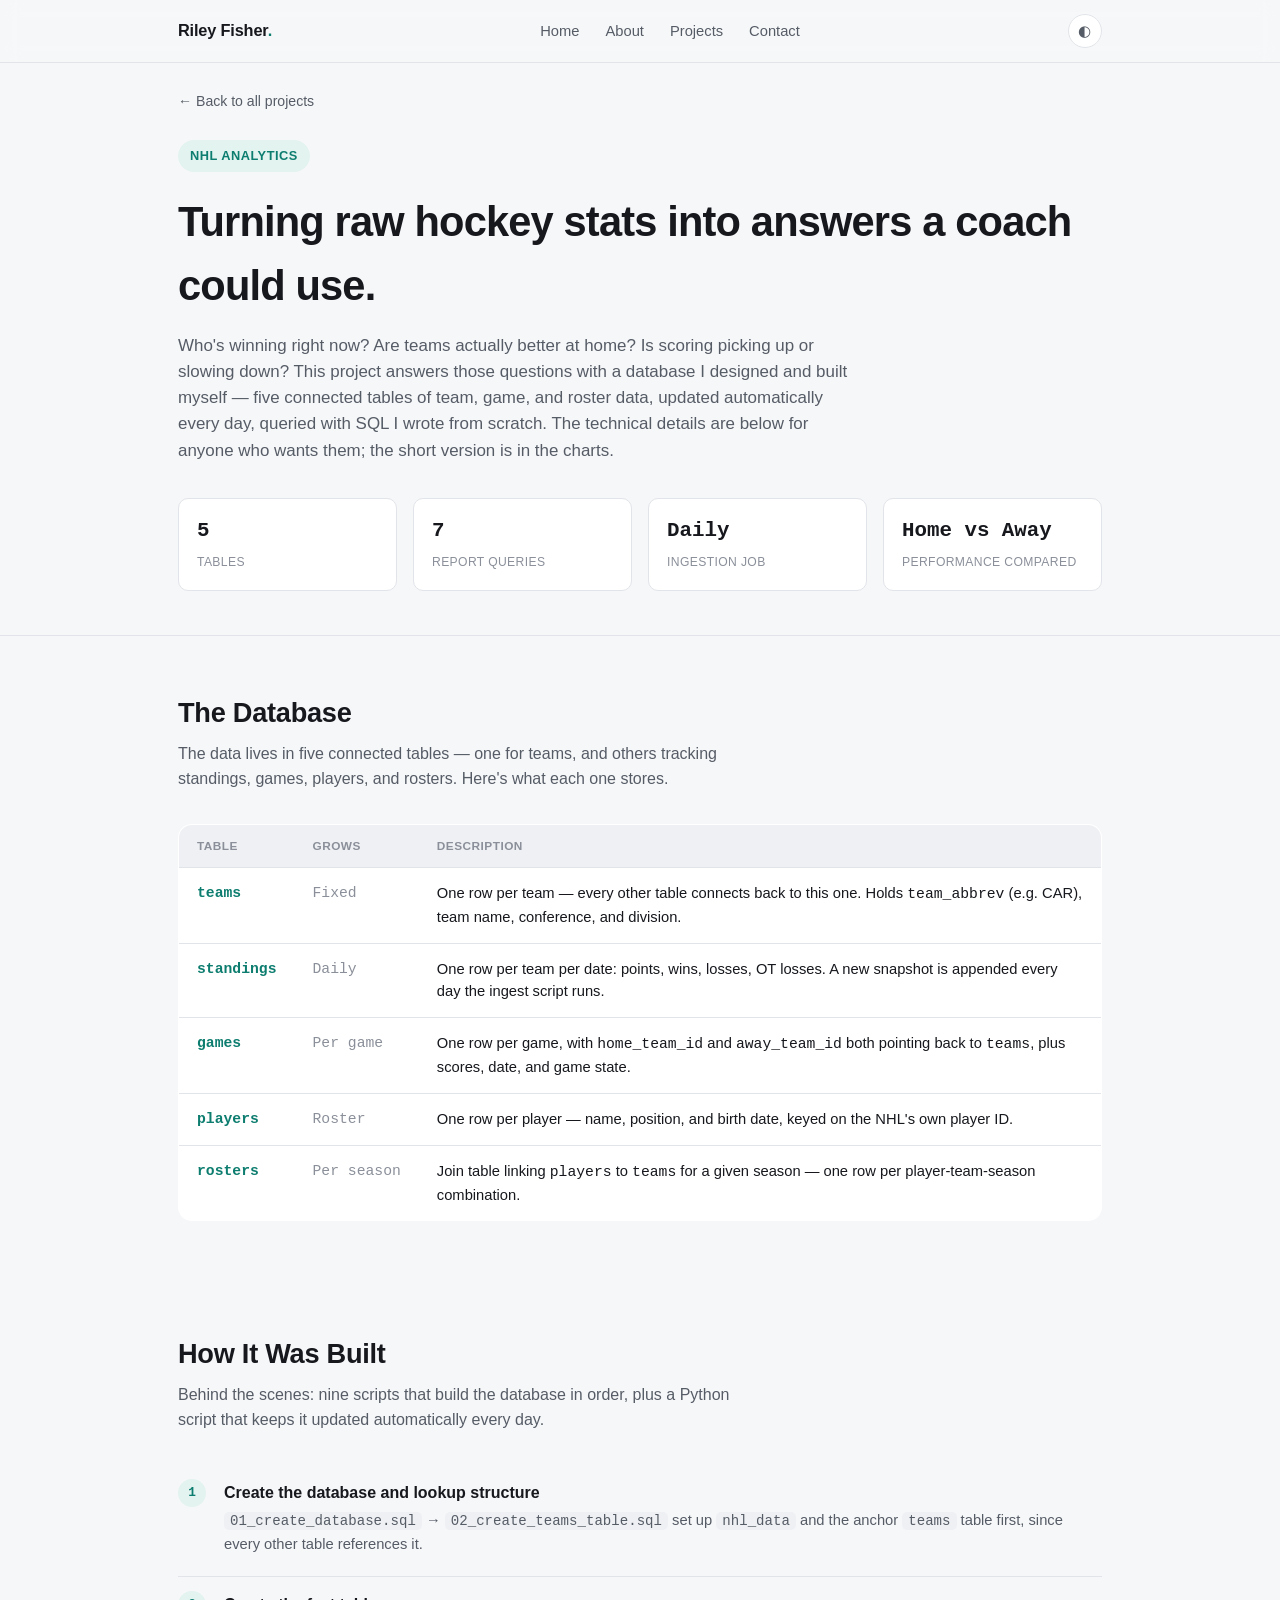
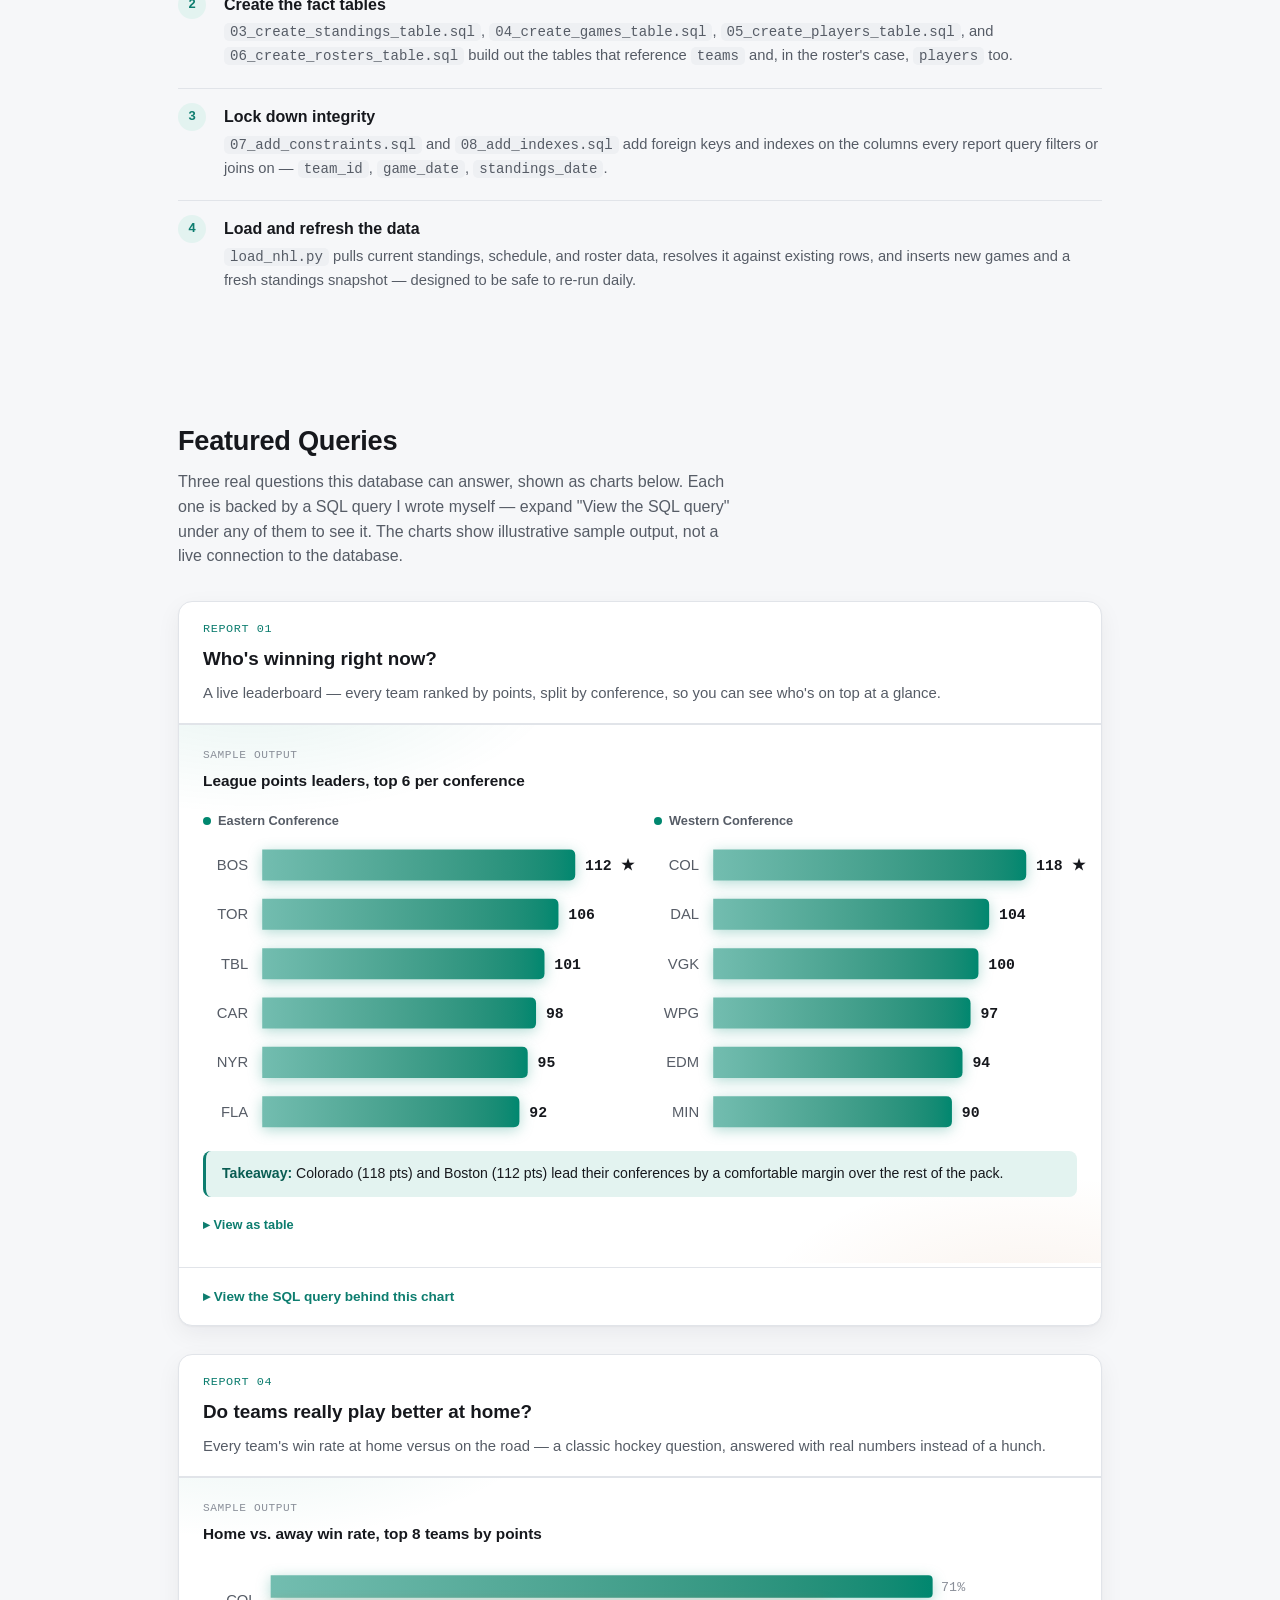
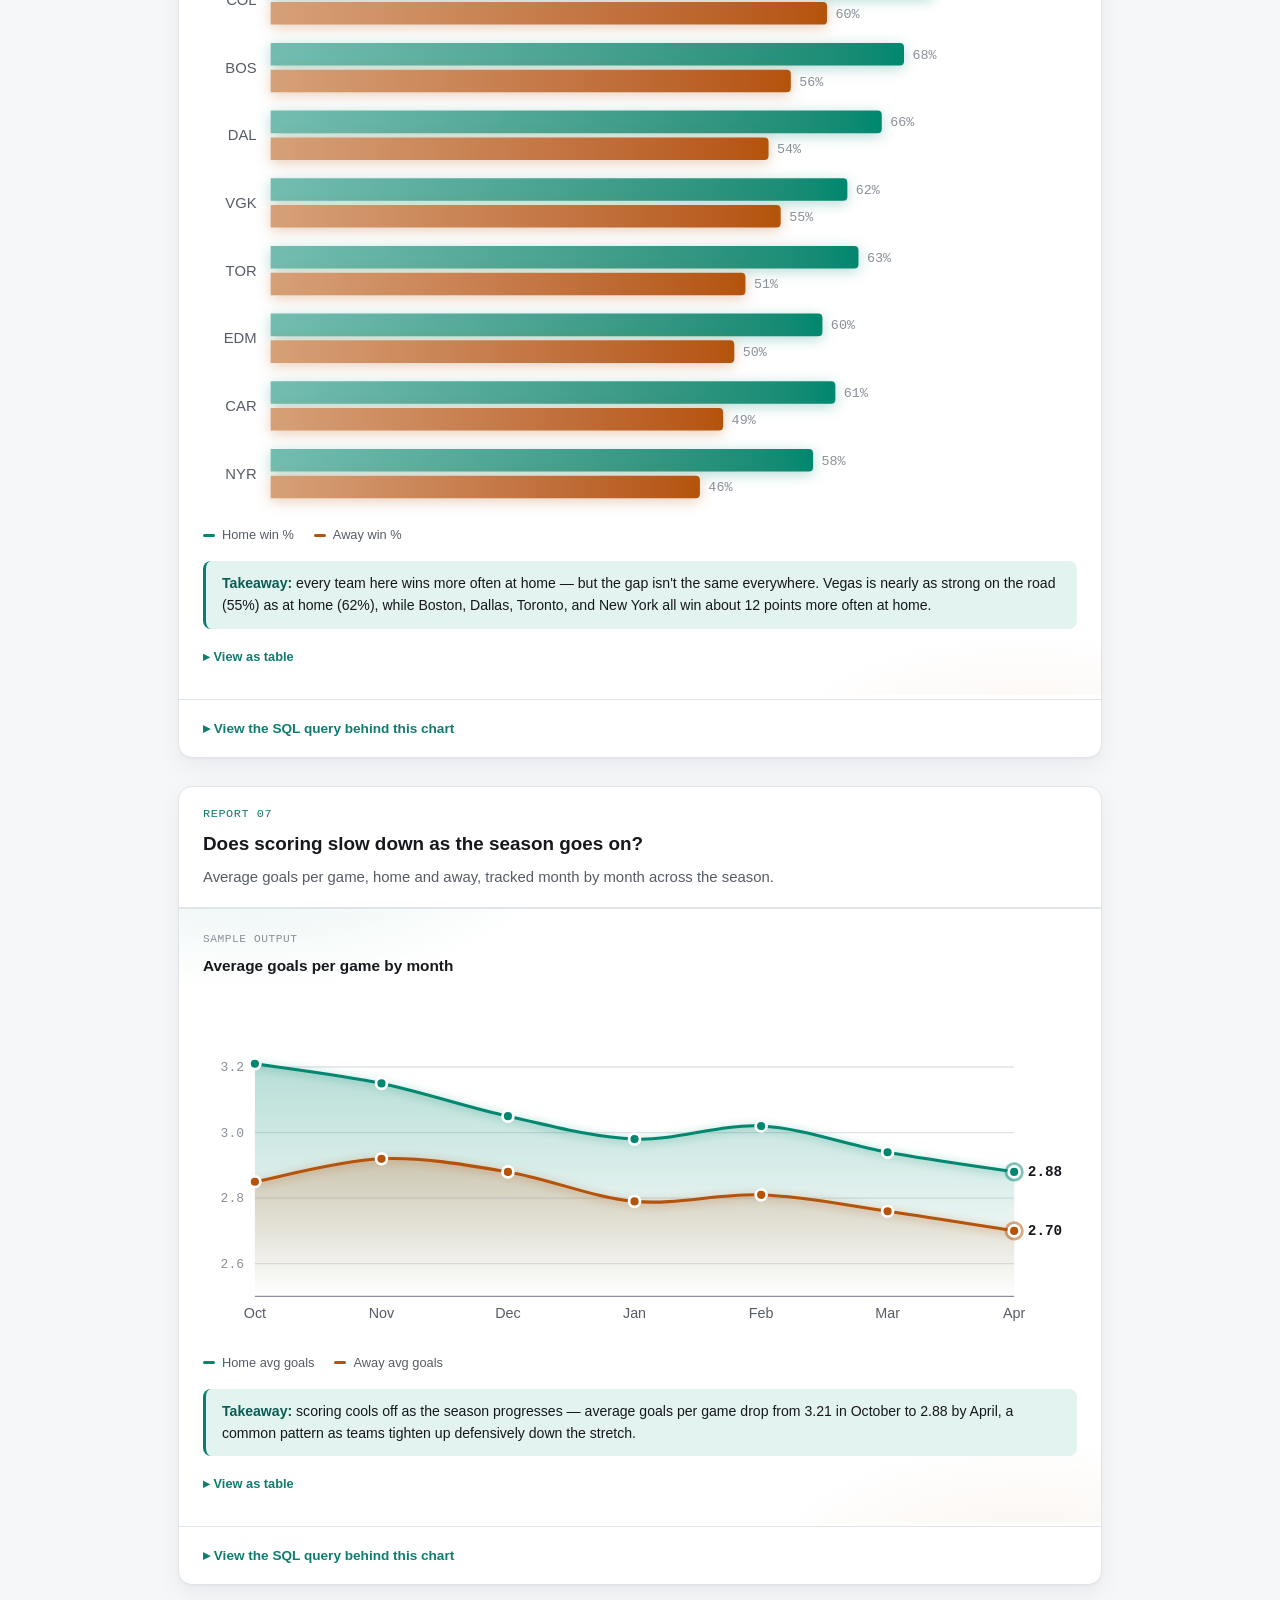
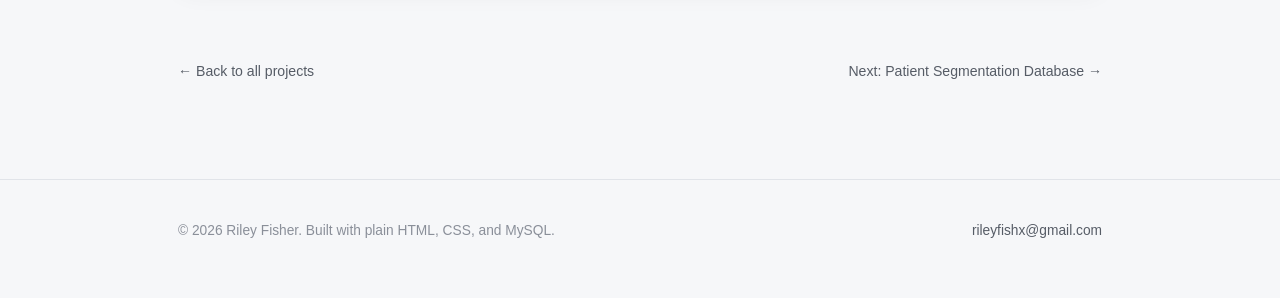
<file: docs/nhl.html>
<!doctype html>
<html lang="en">
<head>
<meta charset="utf-8">
<meta name="viewport" content="width=device-width, initial-scale=1">
<title>NHL Analytics Database — Riley Fisher</title>
<meta name="description" content="A five-table MySQL database for NHL standings, games, and rosters, with a Python ingestion pipeline and a library of report queries using window functions and CTEs.">
<link rel="stylesheet" href="assets/styles.css">
</head>
<body>

<nav class="site-nav">
  <div class="wrap">
    <a class="brand" href="index.html">Riley Fisher<span>.</span></a>
    <ul class="nav-links">
      <li><a href="index.html">Home</a></li>
      <li><a href="about.html">About</a></li>
      <li><a href="index.html#projects">Projects</a></li>
      <li><a href="contact.html">Contact</a></li>
    </ul>
    <button class="theme-toggle" data-theme-toggle aria-label="Toggle color theme">◐</button>
  </div>
</nav>

<div class="wrap">
  <a class="back-link" href="index.html">← Back to all projects</a>
</div>

<header class="case-hero">
  <div class="wrap">
    <span class="eyebrow">NHL Analytics</span>
    <h1>Turning raw hockey stats into answers a coach could use.</h1>
    <p class="lede">
      Who's winning right now? Are teams actually better at home? Is scoring
      picking up or slowing down? This project answers those questions with
      a database I designed and built myself — five connected tables of
      team, game, and roster data, updated automatically every day, queried
      with SQL I wrote from scratch. The technical details are below for
      anyone who wants them; the short version is in the charts.
    </p>
    <div class="stat-strip">
      <div class="stat-box"><b>5</b><span>Tables</span></div>
      <div class="stat-box"><b>7</b><span>Report Queries</span></div>
      <div class="stat-box"><b>Daily</b><span>Ingestion Job</span></div>
      <div class="stat-box"><b>Home vs Away</b><span>Performance Compared</span></div>
    </div>
  </div>
</header>

<section class="section">
  <div class="wrap">
    <div class="section-head">
      <h2>The Database</h2>
      <p>The data lives in five connected tables — one for teams, and others tracking standings, games, players, and rosters. Here's what each one stores.</p>
    </div>
    <table class="schema-table">
      <thead>
        <tr><th>Table</th><th>Grows</th><th>Description</th></tr>
      </thead>
      <tbody>
        <tr>
          <td class="tname">teams</td>
          <td class="trows">Fixed</td>
          <td>One row per team — every other table connects back to this one. Holds <code>team_abbrev</code> (e.g. CAR), team name, conference, and division.</td>
        </tr>
        <tr>
          <td class="tname">standings</td>
          <td class="trows">Daily</td>
          <td>One row per team per date: points, wins, losses, OT losses. A new snapshot is appended every day the ingest script runs.</td>
        </tr>
        <tr>
          <td class="tname">games</td>
          <td class="trows">Per game</td>
          <td>One row per game, with <code>home_team_id</code> and <code>away_team_id</code> both pointing back to <code>teams</code>, plus scores, date, and game state.</td>
        </tr>
        <tr>
          <td class="tname">players</td>
          <td class="trows">Roster</td>
          <td>One row per player — name, position, and birth date, keyed on the NHL's own player ID.</td>
        </tr>
        <tr>
          <td class="tname">rosters</td>
          <td class="trows">Per season</td>
          <td>Join table linking <code>players</code> to <code>teams</code> for a given season — one row per player-team-season combination.</td>
        </tr>
      </tbody>
    </table>
  </div>
</section>

<section class="section">
  <div class="wrap">
    <div class="section-head">
      <h2>How It Was Built</h2>
      <p>Behind the scenes: nine scripts that build the database in order, plus a Python script that keeps it updated automatically every day.</p>
    </div>
    <ul class="step-list">
      <li>
        <b>Create the database and lookup structure</b>
        <p><code>01_create_database.sql</code> → <code>02_create_teams_table.sql</code> set up <code>nhl_data</code> and the anchor <code>teams</code> table first, since every other table references it.</p>
      </li>
      <li>
        <b>Create the fact tables</b>
        <p><code>03_create_standings_table.sql</code>, <code>04_create_games_table.sql</code>, <code>05_create_players_table.sql</code>, and <code>06_create_rosters_table.sql</code> build out the tables that reference <code>teams</code> and, in the roster's case, <code>players</code> too.</p>
      </li>
      <li>
        <b>Lock down integrity</b>
        <p><code>07_add_constraints.sql</code> and <code>08_add_indexes.sql</code> add foreign keys and indexes on the columns every report query filters or joins on — <code>team_id</code>, <code>game_date</code>, <code>standings_date</code>.</p>
      </li>
      <li>
        <b>Load and refresh the data</b>
        <p><code>load_nhl.py</code> pulls current standings, schedule, and roster data, resolves it against existing rows, and inserts new games and a fresh standings snapshot — designed to be safe to re-run daily.</p>
      </li>
    </ul>
  </div>
</section>

<section class="section">
  <div class="wrap">
    <div class="section-head">
      <h2>Featured Queries</h2>
      <p>Three real questions this database can answer, shown as charts below. Each one is backed by a SQL query I wrote myself — expand "View the SQL query" under any of them to see it. The charts show illustrative sample output, not a live connection to the database.</p>
    </div>

    <div class="query-block">
      <div class="query-head">
        <div class="qnum">Report 01</div>
        <h3>Who's winning right now?</h3>
        <p>A live leaderboard — every team ranked by points, split by conference, so you can see who's on top at a glance.</p>
      </div>

      <div class="chart-wrap">
        <div class="chart-eyebrow">Sample Output</div>
        <p class="chart-title">League points leaders, top 6 per conference</p>
        <div class="chart-panels">
          <div>
            <p class="chart-panel-label"><span class="dot" style="background:var(--series-1)"></span>Eastern Conference</p>
            <svg class="viz-svg" viewBox="0 0 300 209" role="img" aria-label="Points by team">
<defs><linearGradient id="gradS1e" x1="0" y1="0" x2="1" y2="0">
<stop offset="0%" stop-color="color-mix(in srgb, var(--series-1) 55%, var(--bg-elevated))"/>
<stop offset="100%" stop-color="var(--series-1)"/>
</linearGradient></defs>
<text x="32" y="20.5" text-anchor="end" class="viz-label">BOS</text>
<path d="M42,6 L260.0,6 Q264.0,6 264.0,10 L264.0,24 Q264.0,28 260.0,28 L42,28 Z" class="viz-bar" fill="url(#gradS1e)" style="--i:0" data-label="BOS" data-value="112 pts" tabindex="0" aria-label="BOS: 112 points"></path>
<text x="271.0" y="20.5" class="viz-value">112 ★</text>
<text x="32" y="55.5" text-anchor="end" class="viz-label">TOR</text>
<path d="M42,41 L248.1,41 Q252.1,41 252.1,45 L252.1,59 Q252.1,63 248.1,63 L42,63 Z" class="viz-bar" fill="url(#gradS1e)" style="--i:1" data-label="TOR" data-value="106 pts" tabindex="0" aria-label="TOR: 106 points"></path>
<text x="259.1" y="55.5" class="viz-value">106</text>
<text x="32" y="90.5" text-anchor="end" class="viz-label">TBL</text>
<path d="M42,76 L238.2,76 Q242.2,76 242.2,80 L242.2,94 Q242.2,98 238.2,98 L42,98 Z" class="viz-bar" fill="url(#gradS1e)" style="--i:2" data-label="TBL" data-value="101 pts" tabindex="0" aria-label="TBL: 101 points"></path>
<text x="249.2" y="90.5" class="viz-value">101</text>
<text x="32" y="125.5" text-anchor="end" class="viz-label">CAR</text>
<path d="M42,111 L232.2,111 Q236.2,111 236.2,115 L236.2,129 Q236.2,133 232.2,133 L42,133 Z" class="viz-bar" fill="url(#gradS1e)" style="--i:3" data-label="CAR" data-value="98 pts" tabindex="0" aria-label="CAR: 98 points"></path>
<text x="243.2" y="125.5" class="viz-value">98</text>
<text x="32" y="160.5" text-anchor="end" class="viz-label">NYR</text>
<path d="M42,146 L226.3,146 Q230.3,146 230.3,150 L230.3,164 Q230.3,168 226.3,168 L42,168 Z" class="viz-bar" fill="url(#gradS1e)" style="--i:4" data-label="NYR" data-value="95 pts" tabindex="0" aria-label="NYR: 95 points"></path>
<text x="237.3" y="160.5" class="viz-value">95</text>
<text x="32" y="195.5" text-anchor="end" class="viz-label">FLA</text>
<path d="M42,181 L220.4,181 Q224.4,181 224.4,185 L224.4,199 Q224.4,203 220.4,203 L42,203 Z" class="viz-bar" fill="url(#gradS1e)" style="--i:5" data-label="FLA" data-value="92 pts" tabindex="0" aria-label="FLA: 92 points"></path>
<text x="231.4" y="195.5" class="viz-value">92</text>
</svg>
          </div>
          <div>
            <p class="chart-panel-label"><span class="dot" style="background:var(--series-1)"></span>Western Conference</p>
            <svg class="viz-svg" viewBox="0 0 300 209" role="img" aria-label="Points by team">
<defs><linearGradient id="gradS1w" x1="0" y1="0" x2="1" y2="0">
<stop offset="0%" stop-color="color-mix(in srgb, var(--series-1) 55%, var(--bg-elevated))"/>
<stop offset="100%" stop-color="var(--series-1)"/>
</linearGradient></defs>
<text x="32" y="20.5" text-anchor="end" class="viz-label">COL</text>
<path d="M42,6 L260.0,6 Q264.0,6 264.0,10 L264.0,24 Q264.0,28 260.0,28 L42,28 Z" class="viz-bar" fill="url(#gradS1w)" style="--i:0" data-label="COL" data-value="118 pts" tabindex="0" aria-label="COL: 118 points"></path>
<text x="271.0" y="20.5" class="viz-value">118 ★</text>
<text x="32" y="55.5" text-anchor="end" class="viz-label">DAL</text>
<path d="M42,41 L233.7,41 Q237.7,41 237.7,45 L237.7,59 Q237.7,63 233.7,63 L42,63 Z" class="viz-bar" fill="url(#gradS1w)" style="--i:1" data-label="DAL" data-value="104 pts" tabindex="0" aria-label="DAL: 104 points"></path>
<text x="244.7" y="55.5" class="viz-value">104</text>
<text x="32" y="90.5" text-anchor="end" class="viz-label">VGK</text>
<path d="M42,76 L226.1,76 Q230.1,76 230.1,80 L230.1,94 Q230.1,98 226.1,98 L42,98 Z" class="viz-bar" fill="url(#gradS1w)" style="--i:2" data-label="VGK" data-value="100 pts" tabindex="0" aria-label="VGK: 100 points"></path>
<text x="237.1" y="90.5" class="viz-value">100</text>
<text x="32" y="125.5" text-anchor="end" class="viz-label">WPG</text>
<path d="M42,111 L220.5,111 Q224.5,111 224.5,115 L224.5,129 Q224.5,133 220.5,133 L42,133 Z" class="viz-bar" fill="url(#gradS1w)" style="--i:3" data-label="WPG" data-value="97 pts" tabindex="0" aria-label="WPG: 97 points"></path>
<text x="231.5" y="125.5" class="viz-value">97</text>
<text x="32" y="160.5" text-anchor="end" class="viz-label">EDM</text>
<path d="M42,146 L214.8,146 Q218.8,146 218.8,150 L218.8,164 Q218.8,168 214.8,168 L42,168 Z" class="viz-bar" fill="url(#gradS1w)" style="--i:4" data-label="EDM" data-value="94 pts" tabindex="0" aria-label="EDM: 94 points"></path>
<text x="225.8" y="160.5" class="viz-value">94</text>
<text x="32" y="195.5" text-anchor="end" class="viz-label">MIN</text>
<path d="M42,181 L207.3,181 Q211.3,181 211.3,185 L211.3,199 Q211.3,203 207.3,203 L42,203 Z" class="viz-bar" fill="url(#gradS1w)" style="--i:5" data-label="MIN" data-value="90 pts" tabindex="0" aria-label="MIN: 90 points"></path>
<text x="218.3" y="195.5" class="viz-value">90</text>
</svg>
          </div>
        </div>
        <p class="chart-takeaway"><b>Takeaway:</b> Colorado (118 pts) and Boston (112 pts) lead their conferences by a comfortable margin over the rest of the pack.</p>
        <details class="chart-table-toggle">
          <summary>View as table</summary>
          <table class="chart-data-table">
            <thead><tr><th>Team</th><th class="num">Points</th></tr></thead>
            <tbody><tr><td>BOS</td><td class="num">112</td></tr><tr><td>TOR</td><td class="num">106</td></tr><tr><td>TBL</td><td class="num">101</td></tr><tr><td>CAR</td><td class="num">98</td></tr><tr><td>NYR</td><td class="num">95</td></tr><tr><td>FLA</td><td class="num">92</td></tr><tr><td>COL</td><td class="num">118</td></tr><tr><td>DAL</td><td class="num">104</td></tr><tr><td>VGK</td><td class="num">100</td></tr><tr><td>WPG</td><td class="num">97</td></tr><tr><td>EDM</td><td class="num">94</td></tr><tr><td>MIN</td><td class="num">90</td></tr></tbody>
          </table>
        </details>
      </div>

      <details class="sql-toggle">
        <summary>View the SQL query behind this chart</summary>
        <p class="sql-toggle-desc">The classic league table: every team ranked by points as of its most recent standings snapshot, with win percentage and games played derived on the fly rather than stored.</p>
        <div class="concept-row">
          <span class="tag">Correlated subquery</span>
          <span class="tag">RANK() OVER (PARTITION BY …)</span>
          <span class="tag">ROUND()</span>
        </div>
        <pre class="sql">USE nhl_data;

SELECT
    t.team_abbrev,
    t.team_name,
    t.conference,
    t.division,
    s.standings_date,
    s.points,
    s.wins,
    s.losses,
    s.ot_losses,
    -- games played = wins + losses + OT losses
    (s.wins + s.losses + s.ot_losses)          AS games_played,
    -- win percentage = wins / games played, rounded to 3 decimal places
    ROUND(s.wins / (s.wins + s.losses + s.ot_losses), 3) AS win_pct,
    -- rank within the full league by points (ties share the same rank)
    RANK() OVER (PARTITION BY t.conference ORDER BY s.points DESC) AS league_rank
FROM standings s
JOIN teams t ON t.team_id = s.team_id
-- keep only the latest date for each team
WHERE s.standings_date = (
    SELECT MAX(standings_date)
    FROM standings
    WHERE team_id = s.team_id
)
ORDER BY league_rank;</pre>
      </details>
    </div>

    <div class="query-block">
      <div class="query-head">
        <div class="qnum">Report 04</div>
        <h3>Do teams really play better at home?</h3>
        <p>Every team's win rate at home versus on the road — a classic hockey question, answered with real numbers instead of a hunch.</p>
      </div>

      <div class="chart-wrap">
        <div class="chart-eyebrow">Sample Output</div>
        <p class="chart-title">Home vs. away win rate, top 8 teams by points</p>
        <svg class="viz-svg" viewBox="0 0 620 387" role="img" aria-label="Home versus away win percentage by team">
<defs>
<linearGradient id="gradS1c2" x1="0" y1="0" x2="1" y2="0">
<stop offset="0%" stop-color="color-mix(in srgb, var(--series-1) 55%, var(--bg-elevated))"/>
<stop offset="100%" stop-color="var(--series-1)"/>
</linearGradient>
<linearGradient id="gradS2c2" x1="0" y1="0" x2="1" y2="0">
<stop offset="0%" stop-color="color-mix(in srgb, var(--series-2) 55%, var(--bg-elevated))"/>
<stop offset="100%" stop-color="var(--series-2)"/>
</linearGradient>
</defs>
<text x="38" y="29.0" text-anchor="end" class="viz-label">COL</text>
<path d="M48,8 L514.6,8 Q517.6,8 517.6,11 L517.6,21 Q517.6,24 514.6,24 L48,24 Z" class="viz-bar" fill="url(#gradS1c2)" style="--i:0" data-label="COL · Home" data-value="71.4%" tabindex="0" aria-label="COL home win rate: 71.4%"></path>
<text x="523.6" y="19.2" class="viz-value-muted">71%</text>
<path d="M48,27 L439.7,27 Q442.7,27 442.7,30 L442.7,40 Q442.7,43 439.7,43 L48,43 Z" class="viz-bar s2" fill="url(#gradS2c2)" style="--i:0" data-label="COL · Away" data-value="60.0%" tabindex="0" aria-label="COL away win rate: 60.0%"></path>
<text x="448.7" y="38.2" class="viz-value-muted">60%</text>
<text x="38" y="77.0" text-anchor="end" class="viz-label">BOS</text>
<path d="M48,56 L494.3,56 Q497.3,56 497.3,59 L497.3,69 Q497.3,72 494.3,72 L48,72 Z" class="viz-bar" fill="url(#gradS1c2)" style="--i:1" data-label="BOS · Home" data-value="68.3%" tabindex="0" aria-label="BOS home win rate: 68.3%"></path>
<text x="503.3" y="67.2" class="viz-value-muted">68%</text>
<path d="M48,75 L414.0,75 Q417.0,75 417.0,78 L417.0,88 Q417.0,91 414.0,91 L48,91 Z" class="viz-bar s2" fill="url(#gradS2c2)" style="--i:1" data-label="BOS · Away" data-value="56.1%" tabindex="0" aria-label="BOS away win rate: 56.1%"></path>
<text x="423.0" y="86.2" class="viz-value-muted">56%</text>
<text x="38" y="125.0" text-anchor="end" class="viz-label">DAL</text>
<path d="M48,104 L478.5,104 Q481.5,104 481.5,107 L481.5,117 Q481.5,120 478.5,120 L48,120 Z" class="viz-bar" fill="url(#gradS1c2)" style="--i:2" data-label="DAL · Home" data-value="65.9%" tabindex="0" aria-label="DAL home win rate: 65.9%"></path>
<text x="487.5" y="115.2" class="viz-value-muted">66%</text>
<path d="M48,123 L398.2,123 Q401.2,123 401.2,126 L401.2,136 Q401.2,139 398.2,139 L48,139 Z" class="viz-bar s2" fill="url(#gradS2c2)" style="--i:2" data-label="DAL · Away" data-value="53.7%" tabindex="0" aria-label="DAL away win rate: 53.7%"></path>
<text x="407.2" y="134.2" class="viz-value-muted">54%</text>
<text x="38" y="173.0" text-anchor="end" class="viz-label">VGK</text>
<path d="M48,152 L454.1,152 Q457.1,152 457.1,155 L457.1,165 Q457.1,168 454.1,168 L48,168 Z" class="viz-bar" fill="url(#gradS1c2)" style="--i:3" data-label="VGK · Home" data-value="62.2%" tabindex="0" aria-label="VGK home win rate: 62.2%"></path>
<text x="463.1" y="163.2" class="viz-value-muted">62%</text>
<path d="M48,171 L406.8,171 Q409.8,171 409.8,174 L409.8,184 Q409.8,187 406.8,187 L48,187 Z" class="viz-bar s2" fill="url(#gradS2c2)" style="--i:3" data-label="VGK · Away" data-value="55.0%" tabindex="0" aria-label="VGK away win rate: 55.0%"></path>
<text x="415.8" y="182.2" class="viz-value-muted">55%</text>
<text x="38" y="221.0" text-anchor="end" class="viz-label">TOR</text>
<path d="M48,200 L462.0,200 Q465.0,200 465.0,203 L465.0,213 Q465.0,216 462.0,216 L48,216 Z" class="viz-bar" fill="url(#gradS1c2)" style="--i:4" data-label="TOR · Home" data-value="63.4%" tabindex="0" aria-label="TOR home win rate: 63.4%"></path>
<text x="471.0" y="211.2" class="viz-value-muted">63%</text>
<path d="M48,219 L381.8,219 Q384.8,219 384.8,222 L384.8,232 Q384.8,235 381.8,235 L48,235 Z" class="viz-bar s2" fill="url(#gradS2c2)" style="--i:4" data-label="TOR · Away" data-value="51.2%" tabindex="0" aria-label="TOR away win rate: 51.2%"></path>
<text x="390.8" y="230.2" class="viz-value-muted">51%</text>
<text x="38" y="269.0" text-anchor="end" class="viz-label">EDM</text>
<path d="M48,248 L436.4,248 Q439.4,248 439.4,251 L439.4,261 Q439.4,264 436.4,264 L48,264 Z" class="viz-bar" fill="url(#gradS1c2)" style="--i:5" data-label="EDM · Home" data-value="59.5%" tabindex="0" aria-label="EDM home win rate: 59.5%"></path>
<text x="445.4" y="259.2" class="viz-value-muted">60%</text>
<path d="M48,267 L373.9,267 Q376.9,267 376.9,270 L376.9,280 Q376.9,283 373.9,283 L48,283 Z" class="viz-bar s2" fill="url(#gradS2c2)" style="--i:5" data-label="EDM · Away" data-value="50.0%" tabindex="0" aria-label="EDM away win rate: 50.0%"></path>
<text x="382.9" y="278.2" class="viz-value-muted">50%</text>
<text x="38" y="317.0" text-anchor="end" class="viz-label">CAR</text>
<path d="M48,296 L445.6,296 Q448.6,296 448.6,299 L448.6,309 Q448.6,312 445.6,312 L48,312 Z" class="viz-bar" fill="url(#gradS1c2)" style="--i:6" data-label="CAR · Home" data-value="60.9%" tabindex="0" aria-label="CAR home win rate: 60.9%"></path>
<text x="454.6" y="307.2" class="viz-value-muted">61%</text>
<path d="M48,315 L366.0,315 Q369.0,315 369.0,318 L369.0,328 Q369.0,331 366.0,331 L48,331 Z" class="viz-bar s2" fill="url(#gradS2c2)" style="--i:6" data-label="CAR · Away" data-value="48.8%" tabindex="0" aria-label="CAR away win rate: 48.8%"></path>
<text x="375.0" y="326.2" class="viz-value-muted">49%</text>
<text x="38" y="365.0" text-anchor="end" class="viz-label">NYR</text>
<path d="M48,344 L429.8,344 Q432.8,344 432.8,347 L432.8,357 Q432.8,360 429.8,360 L48,360 Z" class="viz-bar" fill="url(#gradS1c2)" style="--i:7" data-label="NYR · Home" data-value="58.5%" tabindex="0" aria-label="NYR home win rate: 58.5%"></path>
<text x="438.8" y="355.2" class="viz-value-muted">58%</text>
<path d="M48,363 L349.5,363 Q352.5,363 352.5,366 L352.5,376 Q352.5,379 349.5,379 L48,379 Z" class="viz-bar s2" fill="url(#gradS2c2)" style="--i:7" data-label="NYR · Away" data-value="46.3%" tabindex="0" aria-label="NYR away win rate: 46.3%"></path>
<text x="358.5" y="374.2" class="viz-value-muted">46%</text>
</svg>
        <div class="chart-legend">
          <span class="chart-legend-item"><span class="chart-legend-swatch s1"></span>Home win %</span>
          <span class="chart-legend-item"><span class="chart-legend-swatch s2"></span>Away win %</span>
        </div>
        <p class="chart-takeaway"><b>Takeaway:</b> every team here wins more often at home — but the gap isn't the same everywhere. Vegas is nearly as strong on the road (55%) as at home (62%), while Boston, Dallas, Toronto, and New York all win about 12 points more often at home.</p>
        <details class="chart-table-toggle">
          <summary>View as table</summary>
          <table class="chart-data-table">
            <thead><tr><th>Team</th><th class="num">Home win %</th><th class="num">Away win %</th></tr></thead>
            <tbody><tr><td>COL</td><td class="num">71.4%</td><td class="num">60.0%</td></tr><tr><td>BOS</td><td class="num">68.3%</td><td class="num">56.1%</td></tr><tr><td>DAL</td><td class="num">65.9%</td><td class="num">53.7%</td></tr><tr><td>VGK</td><td class="num">62.2%</td><td class="num">55.0%</td></tr><tr><td>TOR</td><td class="num">63.4%</td><td class="num">51.2%</td></tr><tr><td>EDM</td><td class="num">59.5%</td><td class="num">50.0%</td></tr><tr><td>CAR</td><td class="num">60.9%</td><td class="num">48.8%</td></tr><tr><td>NYR</td><td class="num">58.5%</td><td class="num">46.3%</td></tr></tbody>
          </table>
        </details>
      </div>

      <details class="sql-toggle">
        <summary>View the SQL query behind this chart</summary>
        <p class="sql-toggle-desc">For every team, home and away records side by side — a classic hockey analysis question. Two CTEs count wins and losses from each perspective, then join back to <code>teams</code> so every team appears even with zero games played.</p>
        <div class="concept-row">
          <span class="tag">WITH … CTE</span>
          <span class="tag">Conditional SUM(CASE …)</span>
          <span class="tag">LEFT JOIN + COALESCE</span>
        </div>
        <pre class="sql">USE nhl_data;

WITH home_stats AS (
    SELECT
        g.home_team_id                                         AS team_id,
        COUNT(*)                                               AS home_games,
        SUM(CASE WHEN g.home_score > g.away_score THEN 1 ELSE 0 END) AS home_wins,
        SUM(CASE WHEN g.home_score < g.away_score THEN 1 ELSE 0 END) AS home_losses
    FROM games g
    WHERE g.game_state = 'OFF'
    GROUP BY g.home_team_id
),
away_stats AS (
    SELECT
        g.away_team_id                                         AS team_id,
        COUNT(*)                                               AS away_games,
        SUM(CASE WHEN g.away_score > g.home_score THEN 1 ELSE 0 END) AS away_wins,
        SUM(CASE WHEN g.away_score < g.home_score THEN 1 ELSE 0 END) AS away_losses
    FROM games g
    WHERE g.game_state = 'OFF'
    GROUP BY g.away_team_id
)
SELECT
    t.team_abbrev,
    t.team_name,
    t.division,
    COALESCE(h.home_games,  0) AS home_games,
    COALESCE(h.home_wins,   0) AS home_wins,
    COALESCE(h.home_losses, 0) AS home_losses,
    COALESCE(a.away_games,  0) AS away_games,
    COALESCE(a.away_wins,   0) AS away_wins,
    COALESCE(a.away_losses, 0) AS away_losses,
    CASE
        WHEN COALESCE(h.home_games, 0) = 0 THEN NULL
        ELSE ROUND(h.home_wins / h.home_games, 3)
    END                        AS home_win_pct,
    CASE
        WHEN COALESCE(a.away_games, 0) = 0 THEN NULL
        ELSE ROUND(a.away_wins / a.away_games, 3)
    END                        AS away_win_pct
FROM teams t
LEFT JOIN home_stats h ON h.team_id = t.team_id
LEFT JOIN away_stats a ON a.team_id = t.team_id
ORDER BY t.team_abbrev;</pre>
      </details>
    </div>

    <div class="query-block">
      <div class="query-head">
        <div class="qnum">Report 07</div>
        <h3>Does scoring slow down as the season goes on?</h3>
        <p>Average goals per game, home and away, tracked month by month across the season.</p>
      </div>

      <div class="chart-wrap">
        <div class="chart-eyebrow">Sample Output</div>
        <p class="chart-title">Average goals per game by month</p>
        <svg class="viz-svg viz-svg-line" viewBox="0 0 640 250" role="img" aria-label="Average goals per game by month, home versus away">
<defs>
<linearGradient id="areaS1" x1="0" y1="0" x2="0" y2="1">
<stop offset="0%" stop-color="var(--series-1)" stop-opacity="0.28"/>
<stop offset="100%" stop-color="var(--series-1)" stop-opacity="0"/>
</linearGradient>
<linearGradient id="areaS2" x1="0" y1="0" x2="0" y2="1">
<stop offset="0%" stop-color="var(--series-2)" stop-opacity="0.24"/>
<stop offset="100%" stop-color="var(--series-2)" stop-opacity="0"/>
</linearGradient>
</defs>
<line x1="38" y1="196.0" x2="594" y2="196.0" class="viz-grid"/>
<text x="30" y="199.2" text-anchor="end" class="viz-value-muted">2.6</text>
<line x1="38" y1="148.0" x2="594" y2="148.0" class="viz-grid"/>
<text x="30" y="151.2" text-anchor="end" class="viz-value-muted">2.8</text>
<line x1="38" y1="100.0" x2="594" y2="100.0" class="viz-grid"/>
<text x="30" y="103.2" text-anchor="end" class="viz-value-muted">3.0</text>
<line x1="38" y1="52.0" x2="594" y2="52.0" class="viz-grid"/>
<text x="30" y="55.2" text-anchor="end" class="viz-value-muted">3.2</text>
<line x1="38" y1="220" x2="594" y2="220" class="viz-axis"/>
<text x="38.0" y="236" text-anchor="middle" class="viz-label">Oct</text>
<text x="130.7" y="236" text-anchor="middle" class="viz-label">Nov</text>
<text x="223.3" y="236" text-anchor="middle" class="viz-label">Dec</text>
<text x="316.0" y="236" text-anchor="middle" class="viz-label">Jan</text>
<text x="408.7" y="236" text-anchor="middle" class="viz-label">Feb</text>
<text x="501.3" y="236" text-anchor="middle" class="viz-label">Mar</text>
<text x="594.0" y="236" text-anchor="middle" class="viz-label">Apr</text>
<path d="M38.00,49.60 C53.44,52.00 99.78,57.60 130.67,64.00 C161.56,70.40 192.44,81.20 223.33,88.00 C254.22,94.80 285.11,103.60 316.00,104.80 C346.89,106.00 377.78,93.60 408.67,95.20 C439.56,96.80 470.44,108.80 501.33,114.40 C532.22,120.00 578.56,126.40 594.00,128.80 L594.00,220 L38.00,220 Z" fill="url(#areaS1)" class="viz-area"/>
<path d="M38.00,49.60 C53.44,52.00 99.78,57.60 130.67,64.00 C161.56,70.40 192.44,81.20 223.33,88.00 C254.22,94.80 285.11,103.60 316.00,104.80 C346.89,106.00 377.78,93.60 408.67,95.20 C439.56,96.80 470.44,108.80 501.33,114.40 C532.22,120.00 578.56,126.40 594.00,128.80" class="viz-line s1 viz-line-path" style="--len:565.8"/>
<path d="M38.00,136.00 C53.44,133.20 99.78,120.40 130.67,119.20 C161.56,118.00 192.44,123.60 223.33,128.80 C254.22,134.00 285.11,147.60 316.00,150.40 C346.89,153.20 377.78,144.40 408.67,145.60 C439.56,146.80 470.44,153.20 501.33,157.60 C532.22,162.00 578.56,169.60 594.00,172.00 L594.00,220 L38.00,220 Z" fill="url(#areaS2)" class="viz-area"/>
<path d="M38.00,136.00 C53.44,133.20 99.78,120.40 130.67,119.20 C161.56,118.00 192.44,123.60 223.33,128.80 C254.22,134.00 285.11,147.60 316.00,150.40 C346.89,153.20 377.78,144.40 408.67,145.60 C439.56,146.80 470.44,153.20 501.33,157.60 C532.22,162.00 578.56,169.60 594.00,172.00" class="viz-line s2 viz-line-path" style="--len:563.1"/>
<line x1="0" y1="16" x2="0" y2="220" class="viz-crosshair" data-top="16" data-bottom="220"/>
<circle cx="38.0" cy="49.6" r="4" class="viz-dot s1" style="--i:0" data-month="0" data-label="Oct · Home" data-value="3.21 avg goals" tabindex="0" aria-label="Oct home avg: 3.21 goals/game"></circle>
<circle cx="130.7" cy="64.0" r="4" class="viz-dot s1" style="--i:1" data-month="1" data-label="Nov · Home" data-value="3.15 avg goals" tabindex="0" aria-label="Nov home avg: 3.15 goals/game"></circle>
<circle cx="223.3" cy="88.0" r="4" class="viz-dot s1" style="--i:2" data-month="2" data-label="Dec · Home" data-value="3.05 avg goals" tabindex="0" aria-label="Dec home avg: 3.05 goals/game"></circle>
<circle cx="316.0" cy="104.8" r="4" class="viz-dot s1" style="--i:3" data-month="3" data-label="Jan · Home" data-value="2.98 avg goals" tabindex="0" aria-label="Jan home avg: 2.98 goals/game"></circle>
<circle cx="408.7" cy="95.2" r="4" class="viz-dot s1" style="--i:4" data-month="4" data-label="Feb · Home" data-value="3.02 avg goals" tabindex="0" aria-label="Feb home avg: 3.02 goals/game"></circle>
<circle cx="501.3" cy="114.4" r="4" class="viz-dot s1" style="--i:5" data-month="5" data-label="Mar · Home" data-value="2.94 avg goals" tabindex="0" aria-label="Mar home avg: 2.94 goals/game"></circle>
<circle cx="594.0" cy="128.8" r="7" class="pulse-ring s1"></circle>
<circle cx="594.0" cy="128.8" r="4" class="viz-dot s1" style="--i:6" data-month="6" data-label="Apr · Home" data-value="2.88 avg goals" tabindex="0" aria-label="Apr home avg: 2.88 goals/game"></circle>
<text x="604.0" y="132.0" class="viz-value">2.88</text>
<circle cx="38.0" cy="136.0" r="4" class="viz-dot s2" style="--i:0" data-month="0" data-label="Oct · Away" data-value="2.85 avg goals" tabindex="0" aria-label="Oct away avg: 2.85 goals/game"></circle>
<circle cx="130.7" cy="119.2" r="4" class="viz-dot s2" style="--i:1" data-month="1" data-label="Nov · Away" data-value="2.92 avg goals" tabindex="0" aria-label="Nov away avg: 2.92 goals/game"></circle>
<circle cx="223.3" cy="128.8" r="4" class="viz-dot s2" style="--i:2" data-month="2" data-label="Dec · Away" data-value="2.88 avg goals" tabindex="0" aria-label="Dec away avg: 2.88 goals/game"></circle>
<circle cx="316.0" cy="150.4" r="4" class="viz-dot s2" style="--i:3" data-month="3" data-label="Jan · Away" data-value="2.79 avg goals" tabindex="0" aria-label="Jan away avg: 2.79 goals/game"></circle>
<circle cx="408.7" cy="145.6" r="4" class="viz-dot s2" style="--i:4" data-month="4" data-label="Feb · Away" data-value="2.81 avg goals" tabindex="0" aria-label="Feb away avg: 2.81 goals/game"></circle>
<circle cx="501.3" cy="157.6" r="4" class="viz-dot s2" style="--i:5" data-month="5" data-label="Mar · Away" data-value="2.76 avg goals" tabindex="0" aria-label="Mar away avg: 2.76 goals/game"></circle>
<circle cx="594.0" cy="172.0" r="7" class="pulse-ring s2"></circle>
<circle cx="594.0" cy="172.0" r="4" class="viz-dot s2" style="--i:6" data-month="6" data-label="Apr · Away" data-value="2.70 avg goals" tabindex="0" aria-label="Apr away avg: 2.70 goals/game"></circle>
<text x="604.0" y="175.2" class="viz-value">2.70</text>
<rect class="viz-hit-col" data-month="0" data-label="Oct" data-home="3.21" data-away="2.85" x="-8.3" y="16" width="92.7" height="204.0" fill="transparent"></rect>
<rect class="viz-hit-col" data-month="1" data-label="Nov" data-home="3.15" data-away="2.92" x="84.3" y="16" width="92.7" height="204.0" fill="transparent"></rect>
<rect class="viz-hit-col" data-month="2" data-label="Dec" data-home="3.05" data-away="2.88" x="177.0" y="16" width="92.7" height="204.0" fill="transparent"></rect>
<rect class="viz-hit-col" data-month="3" data-label="Jan" data-home="2.98" data-away="2.79" x="269.7" y="16" width="92.7" height="204.0" fill="transparent"></rect>
<rect class="viz-hit-col" data-month="4" data-label="Feb" data-home="3.02" data-away="2.81" x="362.3" y="16" width="92.7" height="204.0" fill="transparent"></rect>
<rect class="viz-hit-col" data-month="5" data-label="Mar" data-home="2.94" data-away="2.76" x="455.0" y="16" width="92.7" height="204.0" fill="transparent"></rect>
<rect class="viz-hit-col" data-month="6" data-label="Apr" data-home="2.88" data-away="2.70" x="547.7" y="16" width="92.7" height="204.0" fill="transparent"></rect>
</svg>
        <div class="chart-legend">
          <span class="chart-legend-item"><span class="chart-legend-swatch s1"></span>Home avg goals</span>
          <span class="chart-legend-item"><span class="chart-legend-swatch s2"></span>Away avg goals</span>
        </div>
        <p class="chart-takeaway"><b>Takeaway:</b> scoring cools off as the season progresses — average goals per game drop from 3.21 in October to 2.88 by April, a common pattern as teams tighten up defensively down the stretch.</p>
        <details class="chart-table-toggle">
          <summary>View as table</summary>
          <table class="chart-data-table">
            <thead><tr><th>Month</th><th class="num">Home avg</th><th class="num">Away avg</th></tr></thead>
            <tbody><tr><td>Oct</td><td class="num">3.21</td><td class="num">2.85</td></tr><tr><td>Nov</td><td class="num">3.15</td><td class="num">2.92</td></tr><tr><td>Dec</td><td class="num">3.05</td><td class="num">2.88</td></tr><tr><td>Jan</td><td class="num">2.98</td><td class="num">2.79</td></tr><tr><td>Feb</td><td class="num">3.02</td><td class="num">2.81</td></tr><tr><td>Mar</td><td class="num">2.94</td><td class="num">2.76</td></tr><tr><td>Apr</td><td class="num">2.88</td><td class="num">2.70</td></tr></tbody>
          </table>
        </details>
      </div>

      <details class="sql-toggle">
        <summary>View the SQL query behind this chart</summary>
        <p class="sql-toggle-desc">Average and total goals per month across the season, plus how often the home team wins — useful for spotting whether scoring cools off as teams tighten up defensively later in the year.</p>
        <div class="concept-row">
          <span class="tag">Date functions</span>
          <span class="tag">GROUP BY multiple columns</span>
          <span class="tag">Conditional aggregation</span>
        </div>
        <pre class="sql">USE nhl_data;

SELECT
    YEAR(g.game_date)                                           AS game_year,
    MONTH(g.game_date)                                          AS game_month,
    MONTHNAME(g.game_date)                                      AS month_name,
    COUNT(*)                                                    AS games_played,
    SUM(g.home_score + g.away_score)                            AS total_goals,
    ROUND(AVG(g.home_score + g.away_score), 2)                  AS avg_goals_per_game,
    ROUND(AVG(g.home_score), 2)                                 AS avg_home_score,
    ROUND(AVG(g.away_score), 2)                                 AS avg_away_score,
    -- how often the home team wins that month
    ROUND(
        SUM(CASE WHEN g.home_score > g.away_score THEN 1 ELSE 0 END) / COUNT(*),
        3
    )                                                           AS home_win_rate
FROM games g
WHERE g.game_state = 'OFF'
GROUP BY game_year, game_month, month_name
ORDER BY game_year, game_month;</pre>
      </details>
    </div>

    <div class="case-nav">
      <a class="back-link" href="index.html">← Back to all projects</a>
      <a class="back-link" href="healthcare.html">Next: Patient Segmentation Database →</a>
    </div>
  </div>
</section>

<footer>
  <div class="wrap">
    <p>© 2026 Riley Fisher. Built with plain HTML, CSS, and MySQL.</p>
    <div class="foot-links">
      <a href="mailto:rileyfishx@gmail.com">rileyfishx@gmail.com</a>
    </div>
  </div>
</footer>

<script src="assets/script.js"></script>
</body>
</html>
</file>
<file: docs/assets/styles.css>
/* ---------------------------------------------------------------
   Riley Fisher — SQL & Data Portfolio
   --------------------------------------------------------------- */

:root {
  --bg: #f6f7f9;
  --bg-elevated: #ffffff;
  --bg-inset: #eef0f3;
  --text: #16181d;
  --text-muted: #565c66;
  --text-faint: #8a8f99;
  --border: #e1e4e9;
  --accent: #0d7d6f;
  --accent-strong: #095c52;
  --accent-soft: #e3f3f0;
  --accent-2: #b45309;
  --series-1: #00876f;
  --series-2: #b45309;
  --series-3: #6d4aa8;
  --series-4: #bb2f56;
  --seg-ink: #ffffff;
  --code-bg: #16181d;
  --code-text: #e6e8eb;
  --code-keyword: #7fd3c7;
  --code-function: #f2c078;
  --code-string: #a8d98f;
  --code-comment: #8a8f99;
  --code-number: #e08ba0;
  --shadow: 0 1px 2px rgba(20, 22, 26, 0.04), 0 8px 24px rgba(20, 22, 26, 0.06);
  --radius: 14px;
  --serif: "Iowan Old Style", "Palatino Linotype", Palatino, Georgia, serif;
  --sans: -apple-system, BlinkMacSystemFont, "Segoe UI", Inter, Helvetica, Arial, sans-serif;
  --mono: "SF Mono", "JetBrains Mono", Menlo, Consolas, "Liberation Mono", monospace;
}

:root[data-theme="dark"] {
  --bg: #0f1115;
  --bg-elevated: #161920;
  --bg-inset: #1b1e26;
  --text: #eceef1;
  --text-muted: #a4a9b3;
  --text-faint: #6d7280;
  --border: #262a33;
  --accent: #5fd6c4;
  --accent-strong: #8fe6d8;
  --accent-soft: #16332f;
  --accent-2: #f0b563;
  --series-1: #20a08d;
  --series-2: #bf7d1f;
  --series-3: #9b7fd4;
  --series-4: #e2647f;
  --seg-ink: #16181d;
  --code-bg: #0b0d11;
  --code-text: #e6e8eb;
  --shadow: 0 1px 2px rgba(0, 0, 0, 0.2), 0 12px 32px rgba(0, 0, 0, 0.35);
}

@media (prefers-color-scheme: dark) {
  :root:not([data-theme="light"]) {
    --bg: #0f1115;
    --bg-elevated: #161920;
    --bg-inset: #1b1e26;
    --text: #eceef1;
    --text-muted: #a4a9b3;
    --text-faint: #6d7280;
    --border: #262a33;
    --accent: #5fd6c4;
    --accent-strong: #8fe6d8;
    --accent-soft: #16332f;
    --accent-2: #f0b563;
    --series-1: #20a08d;
    --series-2: #bf7d1f;
    --series-3: #9b7fd4;
    --series-4: #e2647f;
    --seg-ink: #16181d;
    --code-bg: #0b0d11;
    --code-text: #e6e8eb;
    --shadow: 0 1px 2px rgba(0, 0, 0, 0.2), 0 12px 32px rgba(0, 0, 0, 0.35);
  }
}

* { box-sizing: border-box; }

html { scroll-behavior: smooth; }

body {
  margin: 0;
  background: var(--bg);
  color: var(--text);
  font-family: var(--sans);
  line-height: 1.55;
  -webkit-font-smoothing: antialiased;
  transition: background 0.2s ease, color 0.2s ease;
}

.wrap {
  max-width: 980px;
  margin: 0 auto;
  padding: 0 28px;
}

/* ---------- Nav ---------- */

.site-nav {
  position: sticky;
  top: 0;
  z-index: 20;
  background: color-mix(in srgb, var(--bg) 88%, transparent);
  backdrop-filter: blur(10px);
  border-bottom: 1px solid var(--border);
}

.site-nav .wrap {
  display: flex;
  align-items: center;
  justify-content: space-between;
  height: 62px;
}

.brand {
  font-weight: 700;
  font-size: 1.02rem;
  letter-spacing: -0.01em;
  color: var(--text);
  text-decoration: none;
}

.brand span { color: var(--accent); }

.nav-links {
  display: flex;
  align-items: center;
  gap: 26px;
  list-style: none;
  margin: 0;
  padding: 0;
}

.nav-links a {
  color: var(--text-muted);
  text-decoration: none;
  font-size: 0.92rem;
  font-weight: 500;
}

.nav-links a:hover { color: var(--text); }

.theme-toggle {
  border: 1px solid var(--border);
  background: var(--bg-elevated);
  color: var(--text-muted);
  width: 34px;
  height: 34px;
  border-radius: 50%;
  cursor: pointer;
  display: flex;
  align-items: center;
  justify-content: center;
  font-size: 0.95rem;
}

.theme-toggle:hover { color: var(--accent); border-color: var(--accent); }

/* ---------- Hero ---------- */

.hero {
  padding: 88px 0 56px;
}

.eyebrow {
  display: inline-flex;
  align-items: center;
  gap: 8px;
  font-size: 0.8rem;
  font-weight: 600;
  letter-spacing: 0.04em;
  text-transform: uppercase;
  color: var(--accent);
  background: var(--accent-soft);
  padding: 6px 12px;
  border-radius: 999px;
  margin-bottom: 22px;
}

.hero h1 {
  font-size: clamp(2.2rem, 5vw, 3.4rem);
  line-height: 1.08;
  letter-spacing: -0.02em;
  margin: 0 0 18px;
}

.hero p.lede {
  font-size: 1.15rem;
  color: var(--text-muted);
  max-width: 620px;
  margin: 0 0 32px;
}

.btn-row { display: flex; gap: 12px; flex-wrap: wrap; }

.btn {
  display: inline-flex;
  align-items: center;
  gap: 8px;
  padding: 11px 20px;
  border-radius: 10px;
  font-size: 0.94rem;
  font-weight: 600;
  text-decoration: none;
  border: 1px solid transparent;
  cursor: pointer;
}

.btn-primary { background: var(--accent); color: #06201b; }
.btn-primary:hover { background: var(--accent-strong); }

.btn-ghost {
  background: transparent;
  border-color: var(--border);
  color: var(--text);
}
.btn-ghost:hover { border-color: var(--accent); color: var(--accent); }

/* ---------- Skill pills ---------- */

.pill-row {
  display: flex;
  flex-wrap: wrap;
  gap: 9px;
  margin-top: 40px;
}

.pill {
  font-family: var(--mono);
  font-size: 0.78rem;
  color: var(--text-muted);
  background: var(--bg-inset);
  border: 1px solid var(--border);
  padding: 6px 11px;
  border-radius: 7px;
}

/* ---------- Section headers ---------- */

.section { padding: 56px 0; }
.section-head { margin-bottom: 32px; }

.section-head h2 {
  font-size: 1.7rem;
  letter-spacing: -0.01em;
  margin: 0 0 8px;
}

.section-head p {
  color: var(--text-muted);
  margin: 0;
  max-width: 560px;
}

/* ---------- Project cards ---------- */

.project-grid {
  display: grid;
  grid-template-columns: repeat(2, 1fr);
  gap: 22px;
}

@media (max-width: 760px) {
  .project-grid { grid-template-columns: 1fr; }
}

.card {
  background: var(--bg-elevated);
  border: 1px solid var(--border);
  border-radius: var(--radius);
  padding: 28px;
  box-shadow: var(--shadow);
  text-decoration: none;
  color: inherit;
  display: flex;
  flex-direction: column;
  transition: transform 0.15s ease, border-color 0.15s ease;
}

.card:hover { transform: translateY(-3px); border-color: var(--accent); }

.card-tag {
  font-family: var(--mono);
  font-size: 0.72rem;
  color: var(--accent);
  text-transform: uppercase;
  letter-spacing: 0.06em;
  margin-bottom: 12px;
}

.card h3 {
  font-size: 1.3rem;
  margin: 0 0 10px;
  letter-spacing: -0.01em;
}

.card p {
  color: var(--text-muted);
  margin: 0 0 20px;
  font-size: 0.95rem;
}

.stat-row {
  display: flex;
  gap: 20px;
  margin-bottom: 20px;
  padding-top: 18px;
  border-top: 1px solid var(--border);
}

.stat b {
  display: block;
  font-size: 1.15rem;
  font-family: var(--mono);
  color: var(--text);
}

.stat span {
  font-size: 0.76rem;
  color: var(--text-faint);
  text-transform: uppercase;
  letter-spacing: 0.04em;
}

.tag-row {
  display: flex;
  flex-wrap: wrap;
  gap: 7px;
  margin-bottom: 22px;
}

.tag {
  font-size: 0.74rem;
  background: var(--bg-inset);
  color: var(--text-muted);
  padding: 4px 9px;
  border-radius: 6px;
  font-family: var(--mono);
}

.card-cta {
  margin-top: auto;
  font-weight: 600;
  font-size: 0.9rem;
  color: var(--accent);
  display: inline-flex;
  align-items: center;
  gap: 6px;
}

.card:hover .card-cta { gap: 9px; }

/* ---------- Case study page ---------- */

.back-link {
  display: inline-flex;
  align-items: center;
  gap: 6px;
  color: var(--text-muted);
  text-decoration: none;
  font-size: 0.88rem;
  margin: 28px 0 0;
}
.back-link:hover { color: var(--accent); }

.case-hero { padding: 26px 0 44px; border-bottom: 1px solid var(--border); }

.case-hero .eyebrow { margin-bottom: 18px; }

.case-hero h1 {
  font-size: clamp(1.9rem, 4.2vw, 2.6rem);
  letter-spacing: -0.02em;
  margin: 0 0 14px;
}

.case-hero p.lede {
  color: var(--text-muted);
  font-size: 1.06rem;
  max-width: 680px;
  margin: 0;
}

.stat-strip {
  display: grid;
  grid-template-columns: repeat(4, 1fr);
  gap: 16px;
  margin-top: 34px;
}

@media (max-width: 700px) {
  .stat-strip { grid-template-columns: repeat(2, 1fr); }
}

.stat-box {
  background: var(--bg-elevated);
  border: 1px solid var(--border);
  border-radius: 10px;
  padding: 16px 18px;
}

.stat-box b {
  display: block;
  font-family: var(--mono);
  font-size: 1.3rem;
  margin-bottom: 2px;
}

.stat-box span {
  font-size: 0.76rem;
  color: var(--text-faint);
  text-transform: uppercase;
  letter-spacing: 0.03em;
}

/* schema table */

.schema-table {
  width: 100%;
  border-collapse: collapse;
  background: var(--bg-elevated);
  border: 1px solid var(--border);
  border-radius: var(--radius);
  overflow: hidden;
  font-size: 0.92rem;
}

.schema-table th {
  text-align: left;
  background: var(--bg-inset);
  color: var(--text-faint);
  font-size: 0.74rem;
  text-transform: uppercase;
  letter-spacing: 0.04em;
  padding: 12px 18px;
  font-weight: 600;
}

.schema-table td {
  padding: 14px 18px;
  border-top: 1px solid var(--border);
  vertical-align: top;
}

.schema-table td.tname {
  font-family: var(--mono);
  color: var(--accent);
  white-space: nowrap;
  font-weight: 600;
}

.schema-table td.trows {
  font-family: var(--mono);
  color: var(--text-faint);
  white-space: nowrap;
}

/* build steps */

.step-list {
  list-style: none;
  margin: 0;
  padding: 0;
  counter-reset: step;
  display: flex;
  flex-direction: column;
  gap: 4px;
}

.step-list li {
  counter-increment: step;
  position: relative;
  padding: 16px 0 16px 46px;
  border-top: 1px solid var(--border);
}

.step-list li:first-child { border-top: none; }

.step-list li::before {
  content: counter(step);
  position: absolute;
  left: 0;
  top: 14px;
  width: 28px;
  height: 28px;
  border-radius: 50%;
  background: var(--accent-soft);
  color: var(--accent);
  font-family: var(--mono);
  font-size: 0.8rem;
  font-weight: 700;
  display: flex;
  align-items: center;
  justify-content: center;
}

.step-list code {
  font-family: var(--mono);
  background: var(--bg-inset);
  padding: 1px 6px;
  border-radius: 5px;
  font-size: 0.88rem;
}

.step-list b { display: block; margin-bottom: 3px; }
.step-list p { margin: 0; color: var(--text-muted); font-size: 0.92rem; }

/* query blocks */

.query-block {
  background: var(--bg-elevated);
  border: 1px solid var(--border);
  border-radius: var(--radius);
  overflow: hidden;
  margin-bottom: 28px;
  box-shadow: var(--shadow);
}

.query-head {
  padding: 18px 24px;
  border-bottom: 1px solid var(--border);
}

.query-head .qnum {
  font-family: var(--mono);
  font-size: 0.74rem;
  color: var(--accent);
  text-transform: uppercase;
  letter-spacing: 0.05em;
  margin-bottom: 6px;
}

.query-head h3 { margin: 0 0 8px; font-size: 1.18rem; }
.query-head p { margin: 0; color: var(--text-muted); font-size: 0.93rem; }

.concept-row {
  display: flex;
  flex-wrap: wrap;
  gap: 7px;
  padding: 16px 24px 0;
}

pre.sql {
  margin: 18px 24px 24px;
  padding: 18px 20px;
  background: var(--code-bg);
  color: var(--code-text);
  border-radius: 10px;
  overflow-x: auto;
  font-family: var(--mono);
  font-size: 0.84rem;
  line-height: 1.65;
}

pre.sql .k { color: var(--code-keyword); font-weight: 600; }
pre.sql .f { color: var(--code-function); }
pre.sql .s { color: var(--code-string); }
pre.sql .c { color: var(--code-comment); font-style: italic; }
pre.sql .n { color: var(--code-number); }

/* footer */

footer {
  border-top: 1px solid var(--border);
  margin-top: 40px;
  padding: 40px 0 60px;
}

footer .wrap {
  display: flex;
  justify-content: space-between;
  align-items: center;
  flex-wrap: wrap;
  gap: 14px;
}

footer p { margin: 0; color: var(--text-faint); font-size: 0.86rem; }

footer .foot-links { display: flex; gap: 18px; }
footer .foot-links a { color: var(--text-muted); text-decoration: none; font-size: 0.86rem; }
footer .foot-links a:hover { color: var(--accent); }

.case-nav {
  display: flex;
  justify-content: space-between;
  gap: 16px;
  padding: 20px 0 0;
  flex-wrap: wrap;
}

/* ---------- Charts ---------- */

.chart-wrap {
  padding: 22px 24px 28px;
  border-top: 1px solid var(--border);
}

.chart-eyebrow {
  font-family: var(--mono);
  font-size: 0.7rem;
  color: var(--text-faint);
  text-transform: uppercase;
  letter-spacing: 0.05em;
  margin-bottom: 5px;
}

.chart-title {
  font-size: 0.96rem;
  font-weight: 600;
  margin: 0 0 18px;
  color: var(--text);
}

.chart-panels {
  display: grid;
  grid-template-columns: 1fr 1fr;
  gap: 28px;
}

@media (max-width: 620px) {
  .chart-panels { grid-template-columns: 1fr; }
}

.chart-panel-label {
  font-size: 0.8rem;
  font-weight: 600;
  color: var(--text-muted);
  margin: 0 0 10px;
  display: flex;
  align-items: center;
  gap: 7px;
}

.chart-panel-label .dot {
  width: 8px;
  height: 8px;
  border-radius: 50%;
  flex: none;
}

.viz-svg { width: 100%; height: auto; display: block; overflow: visible; }
.viz-svg-line { cursor: crosshair; }

/* bar fill comes from an inline gradient (fill="url(#...)") set per-bar in the
   markup; only non-color mark styling lives here so the gradient wins */
.viz-bar {
  transform-box: fill-box;
  transform-origin: left center;
  cursor: pointer;
  filter: drop-shadow(0 2px 5px color-mix(in srgb, var(--series-1) 30%, transparent));
  transition: transform 0.18s cubic-bezier(.34,1.56,.64,1), filter 0.18s ease, opacity 0.15s ease;
}
.viz-bar.s2 { filter: drop-shadow(0 2px 5px color-mix(in srgb, var(--series-2) 30%, transparent)); }
.viz-bar:hover, .viz-bar:focus-visible {
  transform: scaleY(1.18);
  filter: drop-shadow(0 3px 9px color-mix(in srgb, var(--series-1) 55%, transparent));
  outline: none;
}
.viz-bar.s2:hover, .viz-bar.s2:focus-visible {
  filter: drop-shadow(0 3px 9px color-mix(in srgb, var(--series-2) 55%, transparent));
}

.viz-grid { stroke: var(--border); stroke-width: 1; }
.viz-axis { stroke: var(--text-faint); stroke-width: 1; }

.viz-label { fill: var(--text-muted); font-family: var(--sans); font-size: 10.5px; }
.viz-value { fill: var(--text); font-family: var(--mono); font-size: 10.5px; font-weight: 600; }
.viz-value-muted { fill: var(--text-faint); font-family: var(--mono); font-size: 9.5px; }

.viz-line {
  fill: none;
  stroke-width: 2.25;
  stroke-linecap: round;
  stroke-linejoin: round;
  filter: drop-shadow(0 1px 3px color-mix(in srgb, var(--series-1) 45%, transparent));
}
.viz-line.s1 { stroke: var(--series-1); }
.viz-line.s2 { stroke: var(--series-2); filter: drop-shadow(0 1px 3px color-mix(in srgb, var(--series-2) 45%, transparent)); }

.viz-area { pointer-events: none; }

.viz-crosshair {
  stroke: var(--text-faint);
  stroke-width: 1;
  opacity: 0;
  transition: opacity 0.12s ease;
  pointer-events: none;
}
.viz-crosshair.visible { opacity: 0.5; }

.viz-hit-col { fill: transparent; }

.viz-dot {
  stroke: var(--bg-elevated);
  stroke-width: 2;
  cursor: pointer;
  transition: r 0.15s cubic-bezier(.34,1.56,.64,1);
}
.viz-dot.s1 { fill: var(--series-1); }
.viz-dot.s2 { fill: var(--series-2); }
.viz-dot:hover, .viz-dot:focus-visible, .viz-dot.active { r: 6; outline: none; }

.pulse-ring {
  pointer-events: none;
  opacity: 0.5;
}
.pulse-ring.s1 { fill: var(--series-1); }
.pulse-ring.s2 { fill: var(--series-2); }

@media (prefers-reduced-motion: no-preference) {
  .pulse-ring { animation: viz-pulse 2.4s ease-in-out infinite; }
  .pulse-ring.s2 { animation-delay: 0.35s; }
}

@keyframes viz-pulse {
  0% { r: 4; opacity: 0.5; }
  70% { r: 13; opacity: 0; }
  100% { r: 13; opacity: 0; }
}

/* Entrance animation: bars grow in, lines draw in, staggered by --i.
   Gated on prefers-reduced-motion so nothing moves for readers who opt out —
   the default (motion allowed) state below is what animates in. */
@media (prefers-reduced-motion: no-preference) {
  .chart-wrap .viz-bar {
    transform: scaleX(0) scaleY(1);
    transition: transform 0.7s cubic-bezier(.16,1,.3,1);
    transition-delay: calc(var(--i, 0) * 55ms);
  }
  .chart-wrap.chart-in-view .viz-bar { transform: scaleX(1) scaleY(1); }
  .chart-wrap .viz-bar:hover, .chart-wrap .viz-bar:focus-visible { transform: scaleX(1) scaleY(1.18); }

  .chart-wrap .viz-line-path {
    stroke-dasharray: var(--len);
    stroke-dashoffset: var(--len);
    transition: stroke-dashoffset 1.3s cubic-bezier(.16,1,.3,1);
  }
  .chart-wrap.chart-in-view .viz-line-path { stroke-dashoffset: 0; }

  .chart-wrap .viz-area { opacity: 0; transition: opacity 1.1s ease 0.5s; }
  .chart-wrap.chart-in-view .viz-area { opacity: 1; }

  .chart-wrap .viz-dot {
    opacity: 0;
    transition: opacity 0.35s ease, r 0.15s cubic-bezier(.34,1.56,.64,1);
    transition-delay: calc(var(--i, 0) * 70ms + 0.6s);
  }
  .chart-wrap.chart-in-view .viz-dot { opacity: 1; }

  .pulse-ring { opacity: 0; transition: opacity 0.4s ease 1.6s; }
  .chart-wrap.chart-in-view .pulse-ring { opacity: 0.5; }
  .chart-wrap.chart-in-view .pulse-ring { animation: viz-pulse 2.4s ease-in-out 1.6s infinite; }
}

.chart-legend {
  display: flex;
  gap: 20px;
  margin-top: 16px;
  flex-wrap: wrap;
}

.chart-legend-item {
  display: flex;
  align-items: center;
  gap: 7px;
  font-size: 0.8rem;
  color: var(--text-muted);
}

.chart-legend-swatch {
  width: 12px;
  height: 3px;
  border-radius: 2px;
  flex: none;
}
.chart-legend-swatch.s1 { background: var(--series-1); }
.chart-legend-swatch.s2 { background: var(--series-2); }

.chart-tooltip {
  position: fixed;
  pointer-events: none;
  background: var(--code-bg);
  color: var(--code-text);
  border-radius: 8px;
  padding: 8px 12px;
  font-size: 0.78rem;
  box-shadow: var(--shadow);
  opacity: 0;
  transform: translate(-50%, -115%);
  transition: opacity 0.1s ease;
  z-index: 50;
  white-space: nowrap;
}

.chart-tooltip.visible { opacity: 1; }
.chart-tooltip .tt-label { color: var(--text-faint, #9aa); opacity: 0.75; margin-right: 8px; }
.chart-tooltip .tt-value { font-family: var(--mono); font-weight: 700; }
.chart-tooltip .tt-head {
  font-family: var(--mono);
  font-size: 0.7rem;
  color: var(--text-faint, #9aa);
  text-transform: uppercase;
  letter-spacing: 0.04em;
  margin-bottom: 5px;
}
.chart-tooltip .tt-row {
  display: flex;
  align-items: center;
  gap: 7px;
  padding: 1px 0;
}
.chart-tooltip .tt-row .tt-key {
  width: 8px;
  height: 8px;
  border-radius: 2px;
  flex: none;
}
.chart-tooltip .tt-row .tt-name { flex: 1; opacity: 0.85; }

.chart-wrap { position: relative; }
.chart-wrap::before {
  content: "";
  position: absolute;
  inset: 0;
  background:
    radial-gradient(480px 220px at 8% -10%, color-mix(in srgb, var(--series-1) 10%, transparent), transparent 65%),
    radial-gradient(420px 220px at 92% 110%, color-mix(in srgb, var(--series-2) 8%, transparent), transparent 65%);
  pointer-events: none;
  z-index: 0;
}
.chart-wrap > * { position: relative; z-index: 1; }

.chart-takeaway {
  margin-top: 16px;
  padding: 12px 16px;
  background: var(--accent-soft);
  border-left: 3px solid var(--accent);
  border-radius: 8px;
  font-size: 0.88rem;
  line-height: 1.55;
  color: var(--text);
}
.chart-takeaway b { color: var(--accent-strong); }

.chart-table-toggle { margin-top: 18px; }

.chart-table-toggle summary {
  cursor: pointer;
  font-size: 0.8rem;
  color: var(--accent);
  font-weight: 600;
  list-style: none;
}
.chart-table-toggle summary::-webkit-details-marker { display: none; }
.chart-table-toggle summary::before { content: "▸ "; }
.chart-table-toggle[open] summary::before { content: "▾ "; }

.sql-toggle {
  border-top: 1px solid var(--border);
  margin-top: 4px;
}

.sql-toggle summary {
  cursor: pointer;
  padding: 18px 24px;
  font-size: 0.85rem;
  color: var(--accent);
  font-weight: 600;
  list-style: none;
  user-select: none;
}
.sql-toggle summary::-webkit-details-marker { display: none; }
.sql-toggle summary::before { content: "▸ "; }
.sql-toggle[open] summary::before { content: "▾ "; }

.sql-toggle-desc {
  padding: 0 24px;
  margin: 0;
  color: var(--text-muted);
  font-size: 0.9rem;
}

.chart-data-table {
  margin-top: 12px;
  width: 100%;
  border-collapse: collapse;
  font-size: 0.82rem;
}

.chart-data-table th, .chart-data-table td {
  text-align: left;
  padding: 7px 12px;
  border-top: 1px solid var(--border);
}

.chart-data-table th {
  color: var(--text-faint);
  font-weight: 600;
  text-transform: uppercase;
  font-size: 0.68rem;
  letter-spacing: 0.04em;
}

.chart-data-table td.num, .chart-data-table th.num {
  font-family: var(--mono);
  text-align: right;
}

/* ---------- About page: experience & skills ---------- */

.exp-item {
  padding: 26px 0;
  border-top: 1px solid var(--border);
}
.exp-item:first-child { border-top: none; padding-top: 0; }

.exp-head {
  display: flex;
  justify-content: space-between;
  align-items: baseline;
  gap: 16px;
  flex-wrap: wrap;
  margin-bottom: 12px;
}

.exp-head h3 {
  font-size: 1.1rem;
  margin: 0 0 4px;
  letter-spacing: -0.01em;
}

.exp-org {
  margin: 0;
  font-size: 0.88rem;
  color: var(--text-muted);
}

.exp-date {
  font-family: var(--mono);
  font-size: 0.78rem;
  color: var(--text-faint);
  white-space: nowrap;
  flex: none;
}

.exp-bullets {
  margin: 0 0 16px;
  padding-left: 20px;
  color: var(--text-muted);
  font-size: 0.94rem;
  display: flex;
  flex-direction: column;
  gap: 7px;
}

.skill-groups {
  display: flex;
  flex-direction: column;
  gap: 22px;
}

.skill-group-label {
  font-size: 0.82rem;
  font-weight: 600;
  color: var(--text-muted);
  margin: 0 0 10px;
}

.skill-groups .pill-row { margin-top: 0; }

/* ---------- Healthcare charts: composition bar, bubble scatter, lollipop ---------- */

/* Composition bar (stacked, part-to-whole) */
.viz-seg {
  transform-box: fill-box;
  transform-origin: left center;
  cursor: pointer;
  transition: filter 0.15s ease, transform 0.15s ease;
}
.viz-seg:hover, .viz-seg:focus-visible { filter: brightness(1.08); outline: none; }
.viz-seg.f1 { fill: var(--series-1); }
.viz-seg.f2 { fill: var(--series-3); }
.viz-seg.f3 { fill: var(--series-2); }
.viz-seg.f4 { fill: var(--series-4); }

.viz-seg-label {
  fill: var(--seg-ink);
  font-family: var(--mono);
  font-size: 11px;
  font-weight: 700;
  pointer-events: none;
}

.legend-4 {
  display: flex;
  flex-wrap: wrap;
  gap: 18px;
  margin-top: 18px;
}
.legend-4 .chart-legend-item .chart-legend-swatch {
  width: 10px;
  height: 10px;
  border-radius: 3px;
}
.legend-4 .chart-legend-swatch.f1 { background: var(--series-1); }
.legend-4 .chart-legend-swatch.f2 { background: var(--series-3); }
.legend-4 .chart-legend-swatch.f3 { background: var(--series-2); }
.legend-4 .chart-legend-swatch.f4 { background: var(--series-4); }

/* Bubble scatter */
.viz-bubble {
  fill: var(--series-1);
  stroke: var(--bg-elevated);
  stroke-width: 1.5;
  opacity: var(--op, 1);
  cursor: pointer;
  transform-box: fill-box;
  transform-origin: center;
  transition: transform 0.15s cubic-bezier(.34,1.56,.64,1), stroke-width 0.15s ease;
}
.viz-bubble:hover, .viz-bubble:focus-visible {
  transform: scale(1.15);
  stroke-width: 2;
  outline: none;
}
.viz-ref-line {
  stroke: var(--text-faint);
  stroke-width: 1;
  opacity: 0.55;
}
.viz-ref-label {
  fill: var(--text-faint);
  font-family: var(--mono);
  font-size: 9.5px;
}

/* Lollipop chart */
.viz-stem {
  stroke: var(--border);
  stroke-width: 2;
}
.viz-lolli {
  stroke: var(--bg-elevated);
  stroke-width: 2;
  cursor: pointer;
  transition: r 0.15s cubic-bezier(.34,1.56,.64,1);
}
.viz-lolli.above { fill: var(--series-1); }
.viz-lolli.below { fill: var(--series-2); }
.viz-lolli:hover, .viz-lolli:focus-visible { r: 8; outline: none; }
.viz-avg-line {
  stroke: var(--text-faint);
  stroke-width: 1.25;
  opacity: 0.6;
}
.viz-avg-label {
  fill: var(--text-faint);
  font-family: var(--mono);
  font-size: 9.5px;
}

/* Entrance animation for the new mark types, same reduced-motion gate as the NHL charts */
@media (prefers-reduced-motion: no-preference) {
  .chart-wrap .viz-seg {
    transform: scaleX(0);
    transition: transform 0.65s cubic-bezier(.16,1,.3,1);
    transition-delay: calc(var(--i, 0) * 110ms);
  }
  .chart-wrap.chart-in-view .viz-seg { transform: scaleX(1); }
  .chart-wrap .viz-seg-label { opacity: 0; transition: opacity 0.3s ease; transition-delay: calc(var(--i, 0) * 110ms + 0.5s); }
  .chart-wrap.chart-in-view .viz-seg-label { opacity: 1; }

  .chart-wrap .viz-bubble {
    opacity: 0;
    transform: scale(0.3);
    transition: opacity 0.5s ease, transform 0.5s cubic-bezier(.34,1.56,.64,1);
    transition-delay: calc(var(--i, 0) * 45ms);
  }
  .chart-wrap.chart-in-view .viz-bubble { opacity: var(--op, 1); transform: scale(1); }
  .chart-wrap .viz-bubble:hover, .chart-wrap .viz-bubble:focus-visible { transform: scale(1.15); }

  .chart-wrap .viz-stem {
    stroke-dasharray: var(--len, 400);
    stroke-dashoffset: var(--len, 400);
    transition: stroke-dashoffset 0.6s cubic-bezier(.16,1,.3,1);
    transition-delay: calc(var(--i, 0) * 90ms);
  }
  .chart-wrap.chart-in-view .viz-stem { stroke-dashoffset: 0; }
  .chart-wrap .viz-lolli {
    opacity: 0;
    transition: opacity 0.3s ease, r 0.15s cubic-bezier(.34,1.56,.64,1);
    transition-delay: calc(var(--i, 0) * 90ms + 0.35s);
  }
  .chart-wrap.chart-in-view .viz-lolli { opacity: 1; }
}
</file>
